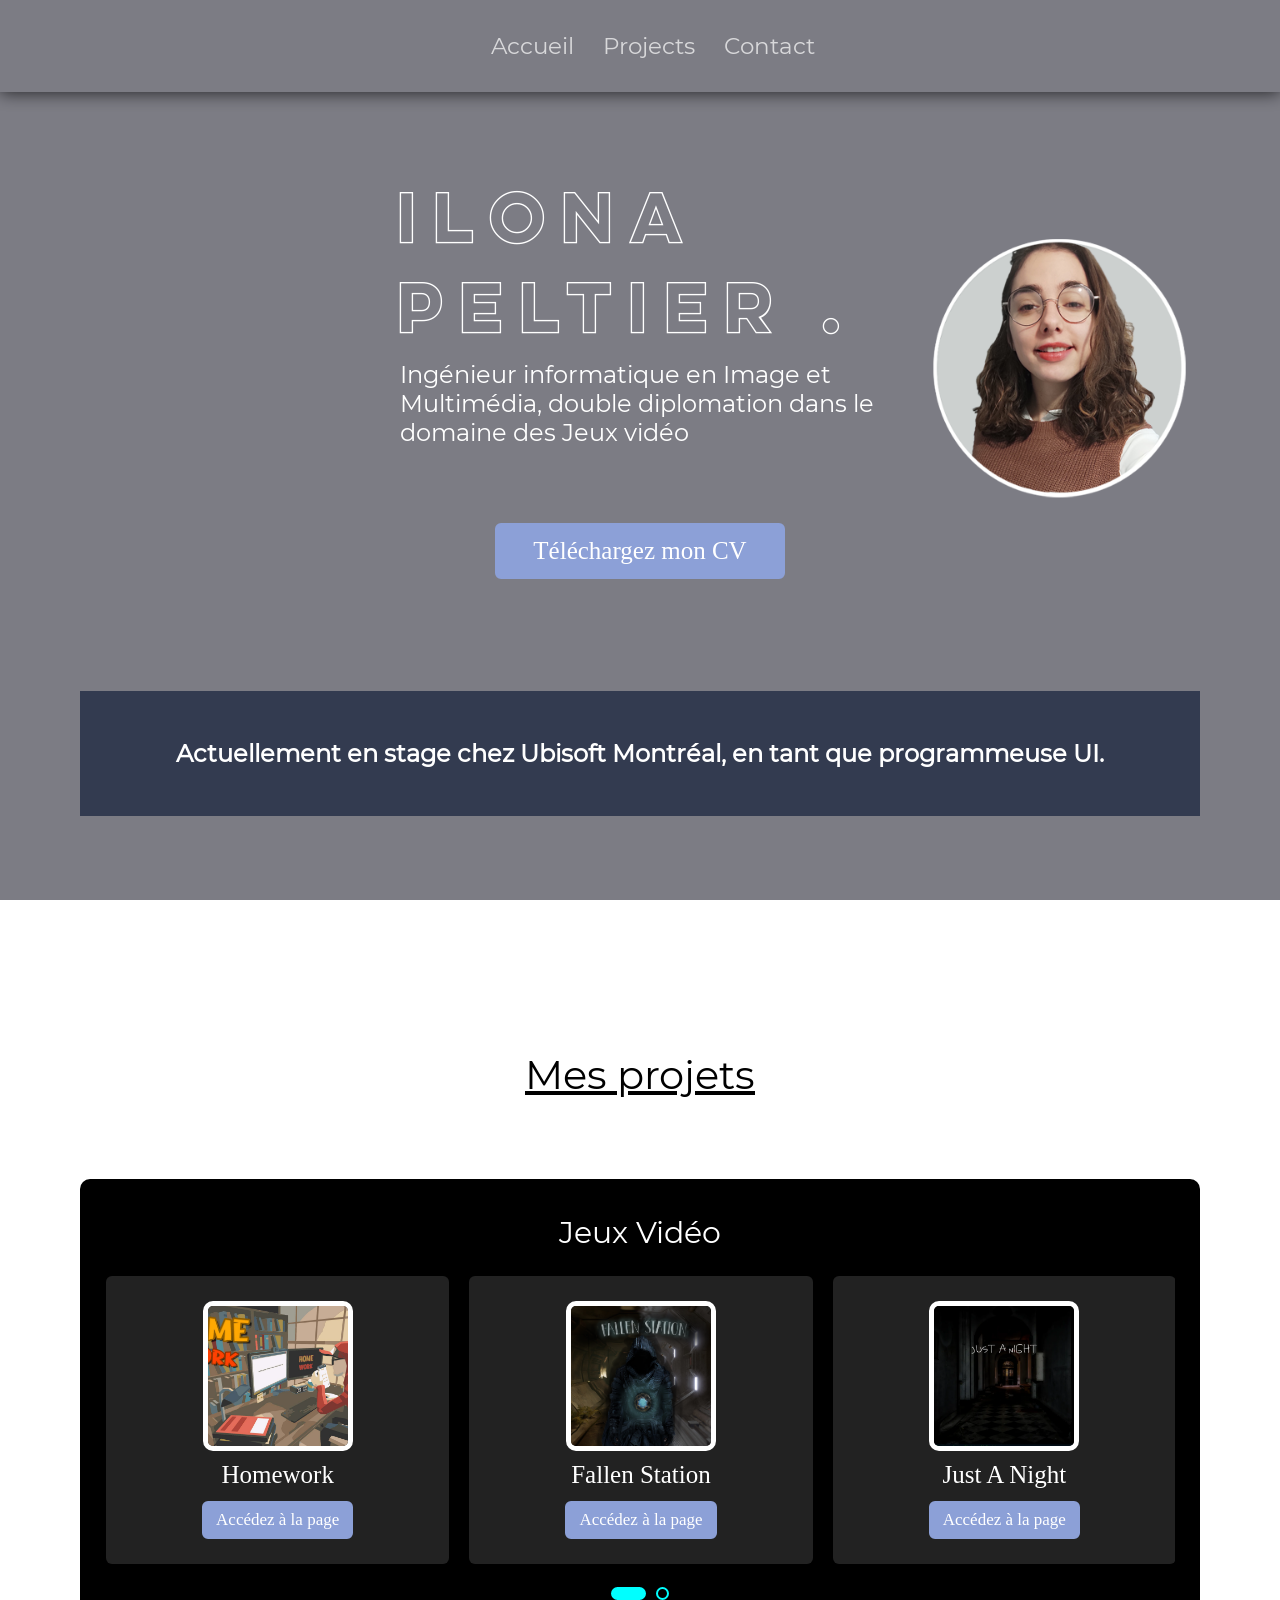
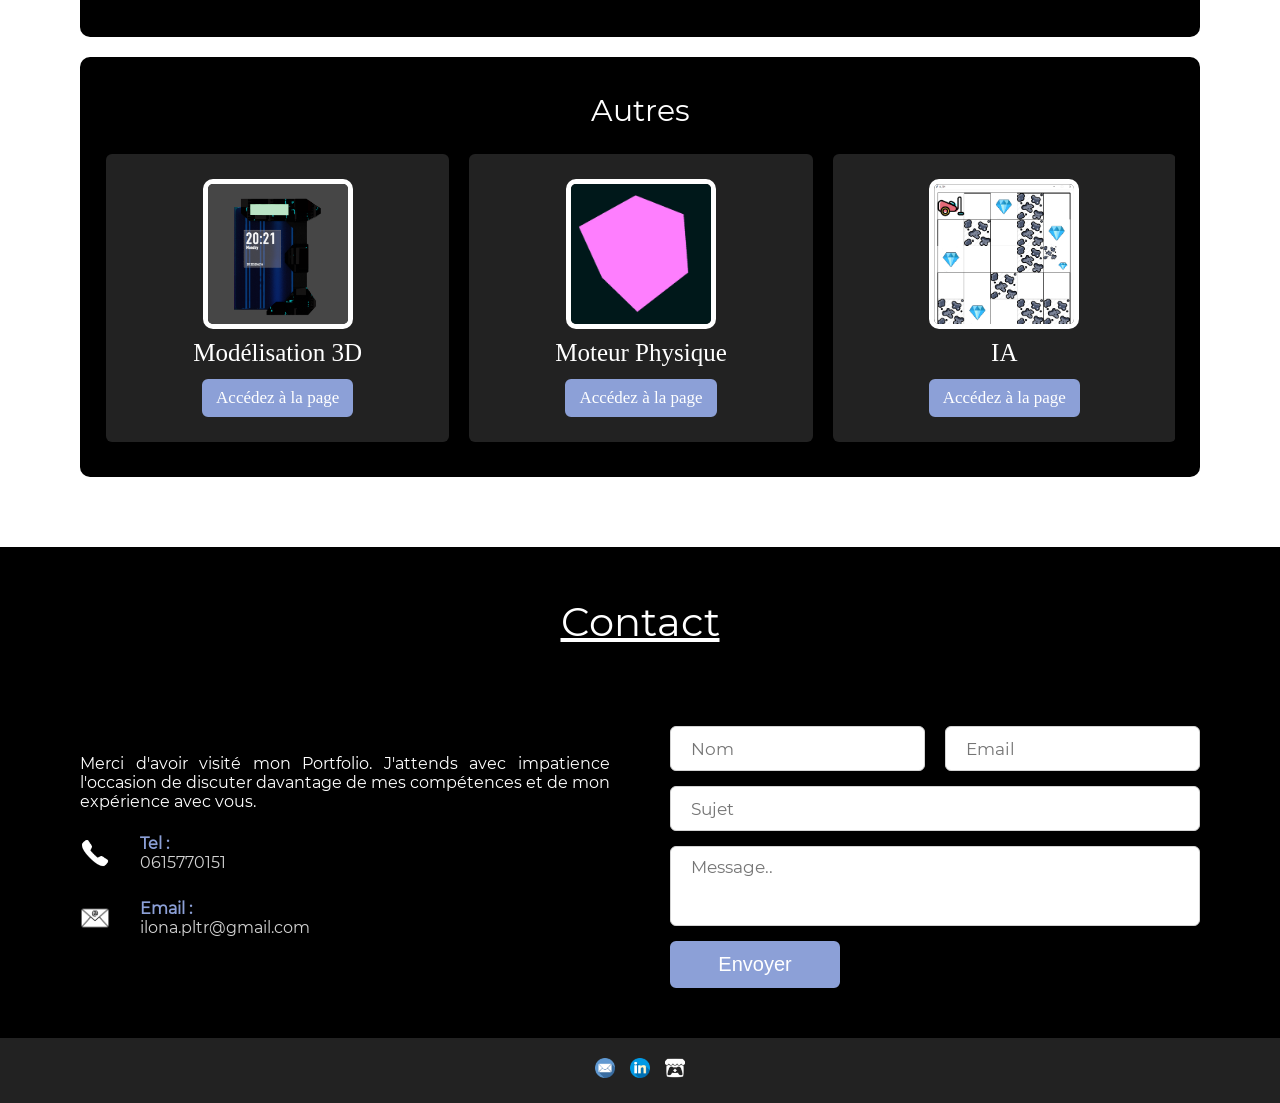
<file: index.html>
<!DOCTYPE html>
<html lang="en">
<head>
    <meta charset="UTF-8">
    <meta name="viewport" content="width=device-width, initial-scale=1.0">
    <link rel="icon" href="images/signature blanche.png">
    <link rel="stylesheet" href="graphisme.css">
    <link rel="stylesheet" href="homeStyle.css">
    <link rel="stylesheet" href="projectStyle.css">
    <link rel="stylesheet" href="contactStyle.css">
    <link rel="stylesheet" href="responsive.css">
    <link rel="stylesheet" href="OwlCarousel2-2.3.4/dist/assets/owl.carousel.min.css"/>
    <script src="jquery/dist/jquery.js"></script>
    <script src="OwlCarousel2-2.3.4/dist/owl.carousel.min.js"></script>
    <title>Portfolio Ilona Peltier</title>
</head>
<body>
    <div class="scroll-up-btn">
        <img src="images/up-arrow.png">
    </div>

    <header>
        <!-- Navbar -->
        <nav class="navbar">
            <div class="max-width">
                <ul class="menu">
                    <li><a href="#home" class="menu-btn">Accueil</a></li>
                    <li><a href="#projects" class="menu-btn">Projects</a></li>
                    <li><a href="#contact" class="menu-btn">Contact</a></li>
                </ul>
                <div class="menu-btn">
                    <img src="images/menu.png">
                </div>
            </div>
        </nav>
        
        <!--Home section -->
        <section class="home" id="home">
            <div class="max-width">
                <div class="home-content">
                    <h1>Ilona <br/>Peltier .</h1>
                    <p>Ingénieur informatique en Image et Multimédia, double diplomation dans le domaine des Jeux vidéo </p> 
                    <a class="btn" href="CV Peltier Ilona.pdf" download>Téléchargez mon CV</a>
                    <div class="bottom-content">
                        <article>
                        Actuellement en stage chez Ubisoft Montréal, en tant que programmeuse UI.
                        </article>    
                    </div>
                </div>
            </div>
        </section>
    </header>
    
    <!--Project section -->
    <section class="projects" id="projects">
        <div class="max-width">
            <h2 class="title">Mes projets</h2>
            <div class="sub-section video-game">
                <h3 class="sub-title">Jeux Vidéo</h3>
                <div class="carousel owl-carousel">
                    <div class="card">
                        <div class="box">
                            <img src="images/Homework.png" alt="">
                            <div class="text"> <p>Homework</p></div>
                            <a class="btn" href="Homework.html">Accédez à la page</a>
                        </div>
                    </div>
                    <div class="card">
                        <div class="box">
                            <img src="images/FallenStation.png" alt="">
                            <div class="text"> <p>Fallen Station</p></div>
                            <a class="btn" href="FallenStation.html">Accédez à la page</a>
                        </div>
                    </div>
                    <div class="card">
                        <div class="box">
                            <img src="images/JustANight.png" alt="">
                            <div class="text"> <p>Just A Night</p></div>
                            <a class="btn" href="JustANight.html">Accédez à la page</a>
                        </div>
                    </div>
                    <div class="card">
                        <div class="box">
                            <img src="images/Spark.png" alt="">
                            <div class="text">Spark!</div>
                            <a class="btn" href="Spark.html">Accédez à la page</a>
                        </div>
                    </div>

                    <div class="card">
                        <div class="box">
                            <img src="images/Christmas.png" alt="">
                            <div class="text">Christmas Survivor</div>
                            <a class="btn" href="ChristmasSurvivor.html">Accédez à la page</a>
                        </div>
                    </div>
                </div>
            </div>
             <div class="sub-section digital-imagery">
                <h3 class="sub-title">Autres</h3>
                <div class="carousel owl-carousel">
                    <div class="card">
                        <div class="box">
                            <img src="images/Model3D.png" alt="">
                            <div class="text">Modélisation 3D</div>
                            <a class="btn" href="Modelisation3D.html">Accédez à la page</a>
                        </div>
                    </div>
                    <div class="card">
                        <div class="box">
                            <img src="images/MoteurPhysique.png" alt="">
                            <div class="text">Moteur Physique</div>
                            <a class="btn" href="MoteurPhysique.html">Accédez à la page</a>
                        </div>
                    </div>
                    <div class="card">
                        <div class="box">
                            <img src="images/IA/aspirateur.png" alt="">
                            <div class="text">IA</div>
                            <a class="btn" href="IA.html">Accédez à la page</a>
                        </div>
                    </div>
                    
                </div>
            </div>
        </div>
    </section>

     <!--Contect section -->
    <section class="contact" id="contact">
        <div class="max-width">
            <h2 class="title">Contact</h2>
            <div class="contact-content">
                <div class="column left">
                    <p>
                    Merci d'avoir visité mon Portfolio. J'attends avec impatience l'occasion de discuter 
                    davantage de mes compétences et de mon expérience avec vous.
                    </p>
                    <div class="icons">
                        <div class="rows">
                                <img src="images/phone.png">
                                <div class="info">
                                    <div class="head">Tel :</div>
                                    <div class="sub-title">0615770151</div>
                                </div>
                        </div>
                        <div class="rows">
                                <img src="images/email(1).png">
                                <div class="info">
                                    <div class="head">Email :</div>
                                    <div class="sub-title">ilona.pltr@gmail.com</div>
                                </div>
                        </div>
                        
                    </div>
                </div>
                <div class="column right">
                     <form action="https://formspree.io/f/mvolzaba" method="POST">
                        <div class="fields">
                            <div class="field name">
                                <input type="text" name="name" placeholder="Nom" required>
                            </div>
                            <div class="field email">
                                <input type="email" name="email" placeholder="Email" required>
                            </div>
                        </div>
                        <div class="field">
                            <input type="text" name="subject" class="subject" placeholder="Sujet" required>
                        </div>
                        <div class="field textarea">
                            <textarea name="message" cols="30" rows="10" placeholder="Message.." required></textarea>
                        </div>
                        <div class="button">
                            <button class="send-msg" type="submit" name="send">Envoyer</button>
                        </div>
                    </form>
                </div>
            </div>
        </div>
    </section>
    <!--Footer section-->
    <footer>
        <a href="mailto:ilona.pltr@gmail.com"><img src="images/email.png"><span></span></a>  <a href="https://www.linkedin.com/in/ilona-peltier-b651a3195"><img src="images/linkedin.png"></a>  <a href="https://ilonapw.itch.io/"><img src="images/itchio.png"></a>
    </footer>
    <script src="script.js"></script>
</body>
</html>
</file>
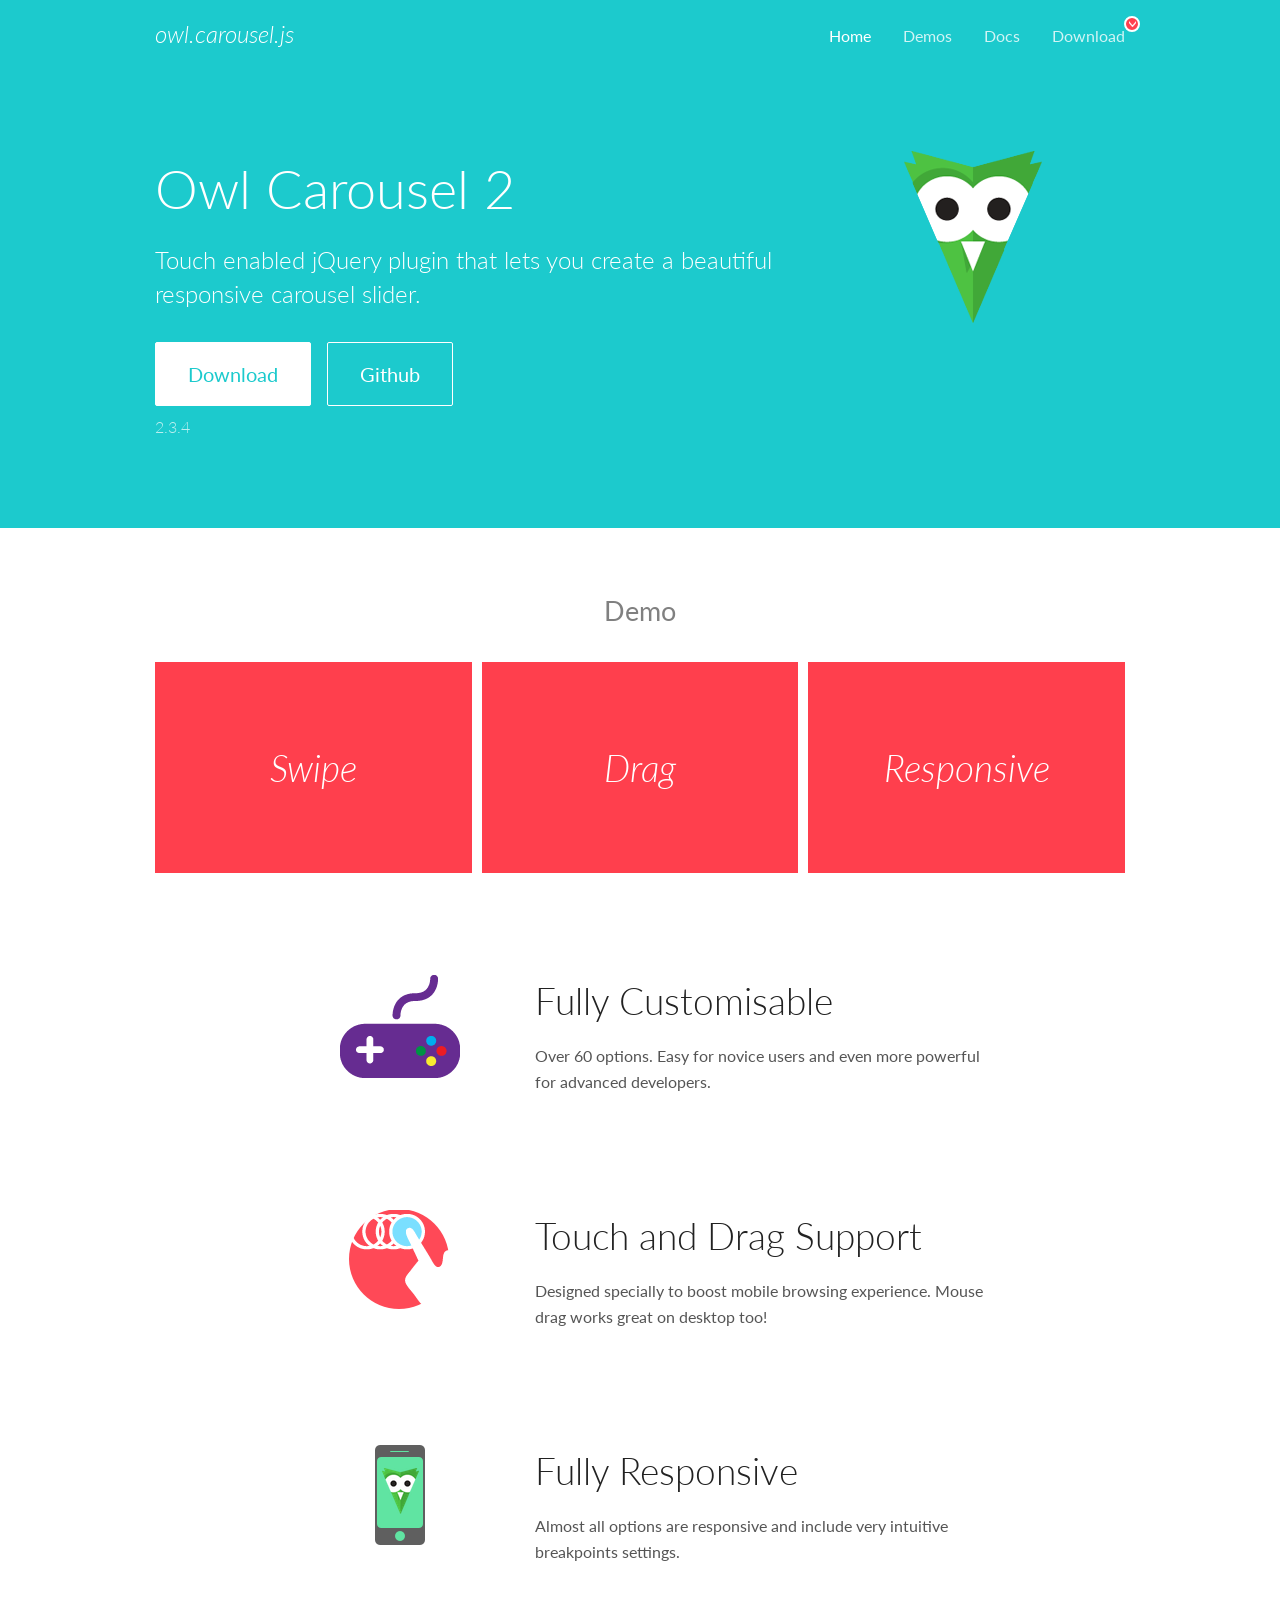
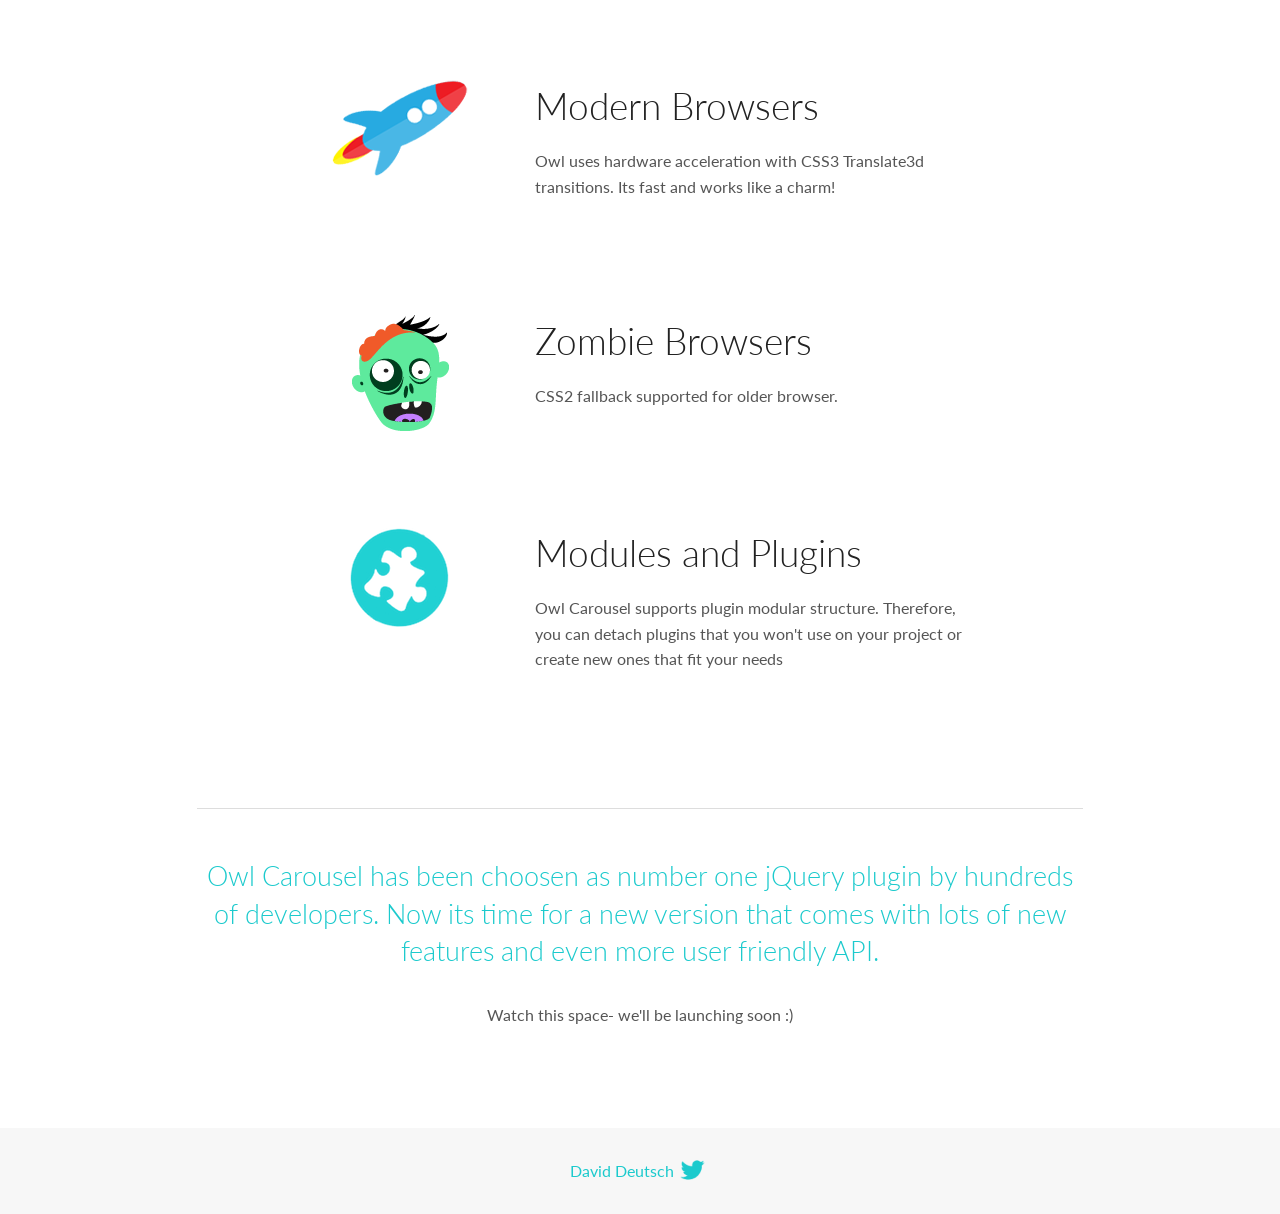
<file: OwlCarousel2-2.3.4/docs/index.html>
<!DOCTYPE html>
<html lang="en">
  <head>

    <!-- head -->
    <meta charset="utf-8">
    <meta name="msapplication-tap-highlight" content="no" />
    <meta name="viewport" content="width=device-width, initial-scale=1.0" />
    <meta name="description" content="Touch enabled jQuery plugin that lets you create beautiful responsive carousel slider.">
    <meta name="author" content="David Deutsch">
    <title>
      Home | Owl Carousel | 2.3.4
    </title>

    <!-- Stylesheets -->
    <link href='https://fonts.googleapis.com/css?family=Lato:300,400,700,400italic,300italic' rel='stylesheet' type='text/css'>
    <link rel="stylesheet" href="assets/css/docs.theme.min.css">

    <!-- Owl Stylesheets -->
    <link rel="stylesheet" href="assets/owlcarousel/assets/owl.carousel.min.css">
    <link rel="stylesheet" href="assets/owlcarousel/assets/owl.theme.default.min.css">

    <!-- HTML5 shim and Respond.js IE8 support of HTML5 elements and media queries -->

    <!--[if lt IE 9]>
      <script src="https://oss.maxcdn.com/libs/html5shiv/3.7.0/html5shiv.js"></script>
      <script src="https://oss.maxcdn.com/libs/respond.js/1.3.0/respond.min.js"></script>
    <![endif]-->

    <!-- Favicons -->
    <link rel="apple-touch-icon-precomposed" sizes="144x144" href="assets/ico/apple-touch-icon-144-precomposed.png">
    <link rel="shortcut icon" href="assets/ico/favicon.png">
    <link rel="shortcut icon" href="favicon.ico">

    <!-- Yeah i know js should not be in header. Its required for demos.-->

    <!-- javascript -->
    <script src="assets/vendors/jquery.min.js"></script>
    <script src="assets/owlcarousel/owl.carousel.js"></script>
  </head>
  <body>

    <!-- header -->
    <header class="header">
      <div class="row">
        <div class="large-12 columns">
          <div class="brand left">
            <h3>
              <a href="/OwlCarousel2/">owl.carousel.js</a> 
            </h3>
          </div>
          <a id="toggle-nav" class="right">
            <span></span> <span></span> <span></span> 
          </a> 
          <div class="nav-bar">
            <ul class="clearfix">
              <li class="active">
                <a href="/OwlCarousel2/index.html">Home</a> 
              </li>
              <li> <a href="/OwlCarousel2/demos/demos.html">Demos</a>  </li>
              <li> <a href="/OwlCarousel2/docs/started-welcome.html">Docs</a>  </li>
              <li>
                <a href="https://github.com/OwlCarousel2/OwlCarousel2/archive/2.3.4.zip">Download</a> 
                <span class="download"></span> 
              </li>
            </ul>
          </div>
        </div>
      </div>
    </header>

    <!-- home panel -->
    <section id="hero">
      <div class="row">
        <div class="large-8 medium-8 columns">
          <h1>Owl Carousel 2</h1>
          <h4>Touch enabled jQuery plugin that lets you create a beautiful responsive carousel slider.</h4>
          <a href="https://github.com/OwlCarousel2/OwlCarousel2/archive/2.3.4.zip" class="hero-button">Download</a> 
          <a href="https://github.com/OwlCarousel2/OwlCarousel2" class="hero-button outline">Github</a> 
          <p>2.3.4</p>
        </div>
        <div class="large-4 medium-4 columns">
          <img class="owl-logo" src="assets/img/owl-logo.png" alt="mr. Owl">
        </div>
      </div>
    </section>

    <!-- body -->
    <div class="home-demo">
      <div class="row">
        <div class="large-12 columns">
          <h3>Demo</h3>
          <div class="owl-carousel">
            <div class="item">
              <h2>Swipe</h2>
            </div>
            <div class="item">
              <h2>Drag</h2>
            </div>
            <div class="item">
              <h2>Responsive</h2>
            </div>
            <div class="item">
              <h2>CSS3</h2>
            </div>
            <div class="item">
              <h2>Fast</h2>
            </div>
            <div class="item">
              <h2>Easy</h2>
            </div>
            <div class="item">
              <h2>Free</h2>
            </div>
            <div class="item">
              <h2>Upgradable</h2>
            </div>
            <div class="item">
              <h2>Tons of options</h2>
            </div>
            <div class="item">
              <h2>Infinity</h2>
            </div>
            <div class="item">
              <h2>Auto Width</h2>
            </div>
          </div>
        </div>
      </div>
    </div>
    <script>
      var owl = $('.owl-carousel');
      owl.owlCarousel({
        margin: 10,
        loop: true,
        responsive: {
          0: {
            items: 1
          },
          600: {
            items: 2
          },
          1000: {
            items: 3
          }
        }
      })
    </script>

    <!-- features -->
    <div id="features">
      <div class="row">
        <div class="small-12 medium-9 small-centered columns">
          <section class="row feature">
            <div class="medium-4 small-12 columns">
              <img src="assets/img/feature-options.png" alt="">
            </div>
            <div class="medium-8 small-12 columns">
              <h2>Fully Customisable</h2>
              <p>Over 60 options. Easy for novice users and even more powerful for advanced developers.</p>
            </div>
          </section>
          <section class="row feature">
            <div class="medium-4 small-12 columns">
              <img src="assets/img/feature-drag.png" alt="">
            </div>
            <div class="medium-8 small-12 columns">
              <h2>Touch and Drag Support</h2>
              <p>Designed specially to boost mobile browsing experience. Mouse drag works great on desktop too!</p>
            </div>
          </section>
          <section class="row feature">
            <div class="medium-4 small-12 columns">
              <img src="assets/img/feature-responsive.png" alt="">
            </div>
            <div class="medium-8 small-12 columns">
              <h2>Fully Responsive</h2>
              <p>Almost all options are responsive and include very intuitive breakpoints settings.</p>
            </div>
          </section>
          <section class="row feature">
            <div class="medium-4 small-12 columns">
              <img src="assets/img/feature-modern.png" alt="">
            </div>
            <div class="medium-8 small-12 columns">
              <h2>Modern Browsers</h2>
              <p>Owl uses hardware acceleration with CSS3 Translate3d transitions. Its fast and works like a charm! </p>
            </div>
          </section>
          <section class="row feature">
            <div class="medium-4 small-12 columns">
              <img src="assets/img/feature-zombie.png" alt="">
            </div>
            <div class="medium-8 small-12 columns">
              <h2>Zombie Browsers</h2>
              <p>CSS2 fallback supported for older browser.</p>
            </div>
          </section>
          <section class="row feature">
            <div class="medium-4 small-12 columns">
              <img src="assets/img/feature-module.png" alt="">
            </div>
            <div class="medium-8 small-12 columns">
              <h2>Modules and Plugins</h2>
              <p>Owl Carousel supports plugin modular structure. Therefore, you can detach plugins that you won&#x27;t use on your project or create new ones that fit your needs</p>
            </div>
          </section>
        </div>
      </div>
    </div>

    <!-- footer -->
    <section id="teaser-text">
      <div class="row">
        <div class="small-12 medium-11 small-centered columns">
          <hr>
          <h3 id="owl-carousel-has-been-choosen-as-number-one-jquery-plugin-by-hundreds-of-developers-now-its-time-for-a-new-version-that-comes-with-lots-of-new-features-and-even-more-user-friendly-api-">Owl Carousel has been choosen as number one jQuery plugin by hundreds of developers. Now its time for a new version that comes with lots of new features and even more user friendly API.</h3>
          <p>Watch this space- we&#39;ll be launching soon :)</p>
        </div>
      </div>
    </section>

    <!-- footer -->
    <footer class="footer">
      <div class="row">
        <div class="large-12 columns">
          <h5>
            <a href="/OwlCarousel2/docs/support-contact.html">David Deutsch</a> 
            <a id="custom-tweet-button" href="https://twitter.com/share?url=https://github.com/OwlCarousel2/OwlCarousel2&text=Owl Carousel - This is so awesome! " target="_blank"></a> 
          </h5>
        </div>
      </div>
    </footer>

    <!-- vendors -->
    <script src="assets/vendors/highlight.js"></script>
    <script src="assets/js/app.js"></script>
  </body>
</html>
</file>
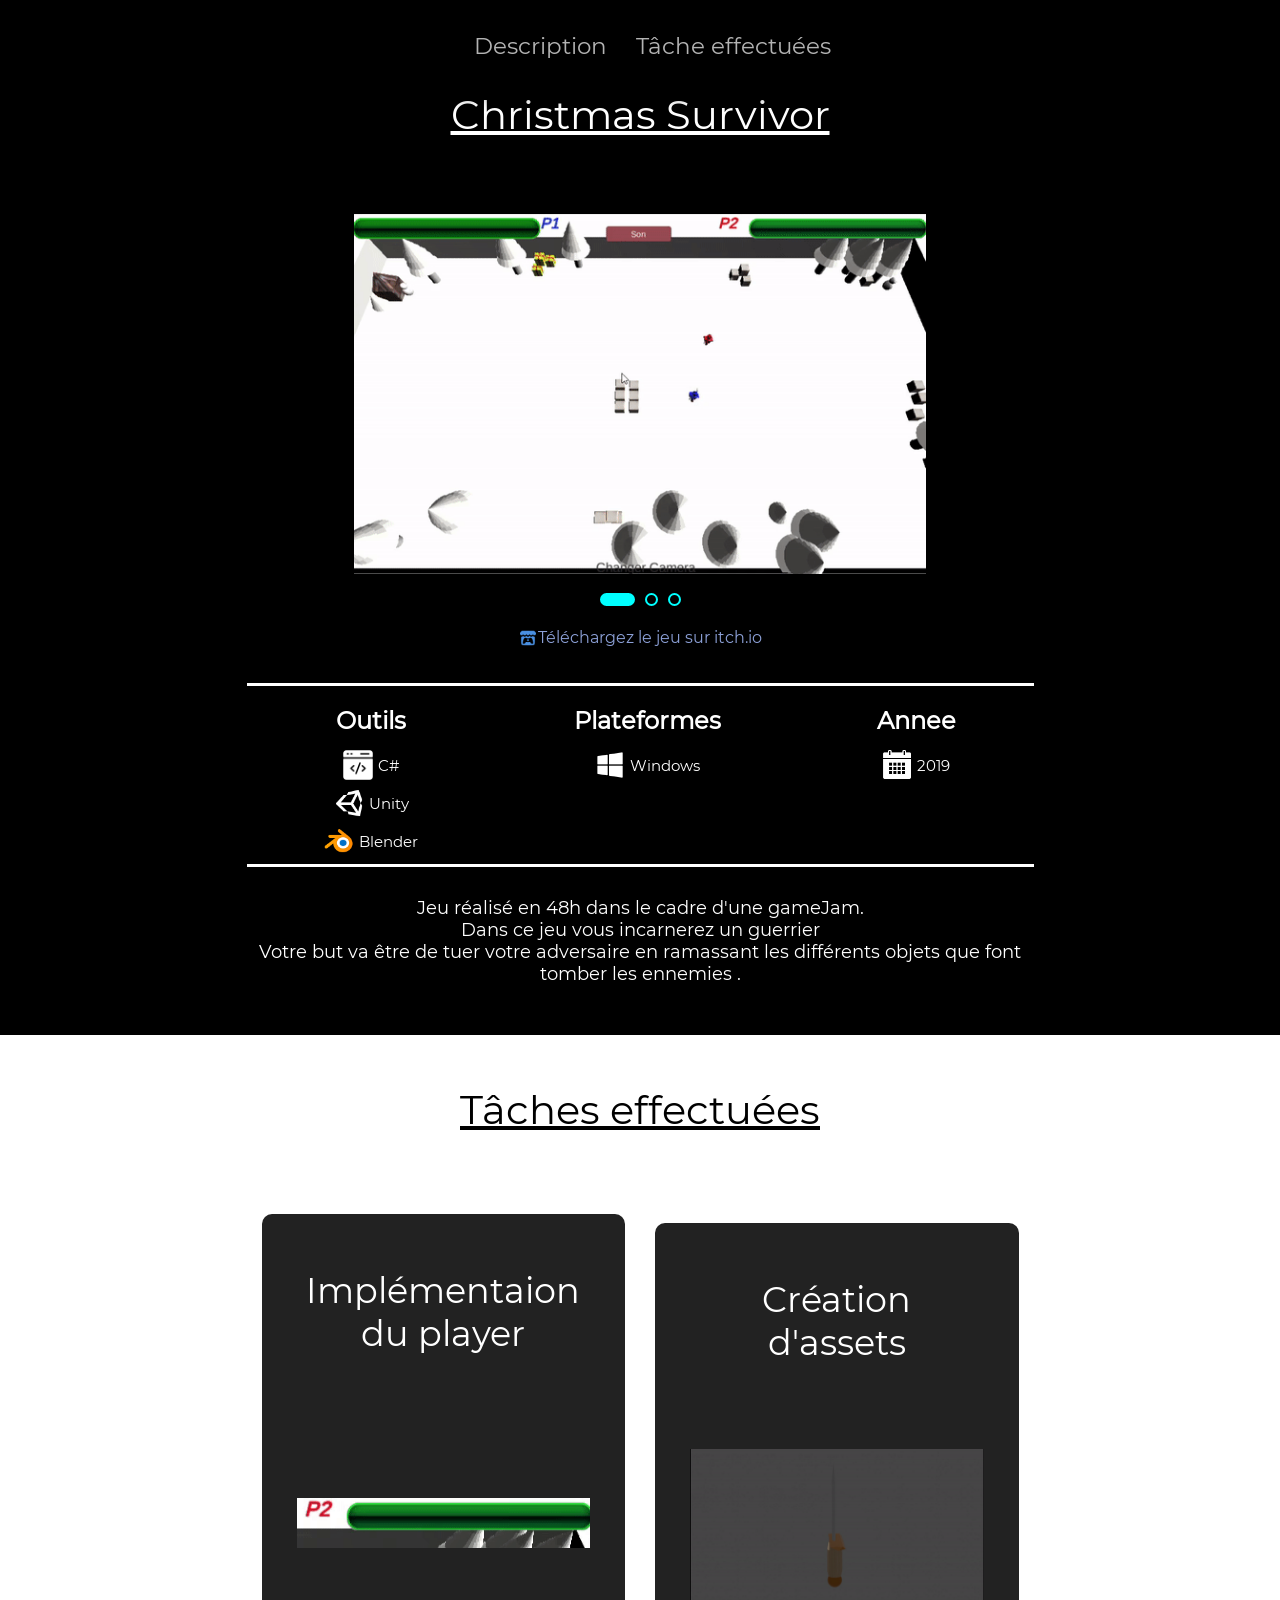
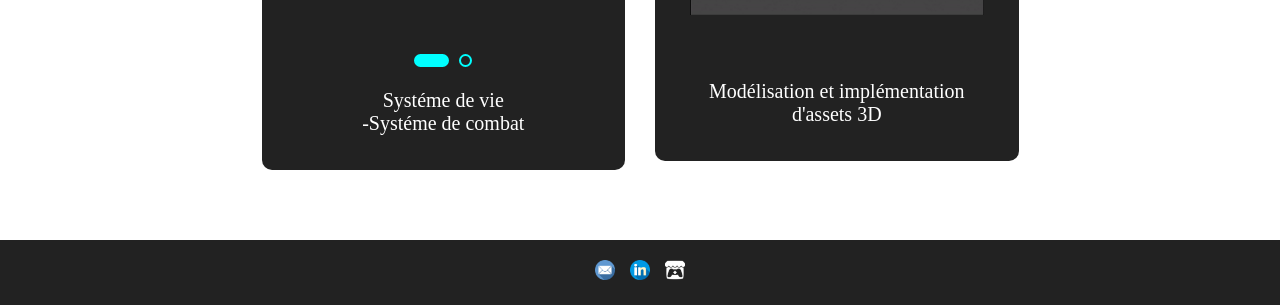
<file: ChristmasSurvivor.html>
<!DOCTYPE html>
<html lang="en">
<head>
    <meta charset="UTF-8">
    <meta name="viewport" content="width=device-width, initial-scale=1.0">
    <link rel="icon" href="images/christmas.png">
    <link rel="stylesheet" href="graphisme.css">
    <link rel="stylesheet" href="TaskStyle.css">
    <link rel="stylesheet" href="DescriptionStyle.css">
    <link rel="stylesheet" href="responsive_pages.css">
    <link rel="stylesheet" href="OwlCarousel2-2.3.4/dist/assets/owl.carousel.min.css"/>
    <script src="jquery/dist/jquery.js"></script>
    <script src="OwlCarousel2-2.3.4/dist/owl.carousel.min.js"></script>
    <title>Christmas Survivor</title>
</head>
<body>
    <div class="scroll-up-btn">
        <img src="images/up-arrow.png">
    </div>

    <header>
        <!-- Navbar -->
        <nav class="navbar">
            <div class="max-width">
                <ul class="menu">
                    <li><a href="#description" class="menu-btn">Description</a></li>
                    <li><a href="#tasks" class="menu-btn">Tâche effectuées</a></li>
                </ul>
                <div class="menu-btn">
                    <img src="images/menu.png">
                </div>
            </div>
        </nav>
    </header>
    <!--Description -->
    <section class="description" id="description">
        <div class="max-width">
            <div class="description-content">
                <h2 class="title">Christmas Survivor</h2>
                <div class="scale-box">
                    <div class="small-carousel owl-carousel">
                        <div class="card">
                            <div class="box">
                               <img src="images/ChristmasSurvivor/christmas.gif" alt="">
                            </div>
                        </div>
                        <div class="card">
                            <div class="box">
                                <img src="images/ChristmasSurvivor/jeu.png" alt="">
                            </div>
                        </div>
                        <div class="card">
                            <div class="box">
                                <img src="images/ChristmasSurvivor/vue-ensemble.png" alt="">
                            </div>
                        </div>
                        </div>
                    </div>
                </div>   
                <a class="game" href="https://7fault.itch.io/christmas-survivor"><img src="images/blue_itchio.png"> Téléchargez le jeu sur itch.io</a>
                <div class="infos">
                    <div class="info">
                        <h2 class="sub-title"></i>Outils</h2> 
                        <ul class="menu">
                            <li><img src="images/code.png" alt="">C#</li>
                            <li> <img src="images/unity.png" alt=""> Unity</li>
                            <li><img src="images/blender.png" alt=""> Blender</li>
                        </ul>
                     </div>
                     <div class="info">
                         <h2 class="sub-title"></i>Plateformes</h2>
                         <ul class="menu">
                            <li><img src="images/windows.png" alt=""></i>Windows</li>
                        </ul>
                         
                     </div>
                     <div class="info">
                         <h2 class="sub-title"></i>Annee</h2>
                         <ul class="menu">
                            <li><img src="images/calendar.png" alt="" >2019</li>
                        </ul>
                     </div>
                </div>
                <p> Jeu réalisé en 48h dans le cadre d'une gameJam.</p> 
                <p> Dans ce jeu vous incarnerez un guerrier </p>    
                <p> Votre but va être de tuer votre adversaire en ramassant les différents objets que font tomber les ennemies .   </p>    
            </div>
        </div>
    </section>

    <section class="tasks" id="tasks">
        <div class="max-width">
            <div class="tasks-content">
                <h2 class="title">Tâches effectuées</h2>
                <div class="task-cards">
                    <div class="card">
                        <div class="box">
                            <h3 class="sub-title">Implémentaion du player</h3>
                            <div class="small-carousel owl-carousel">
                                <img src="images/ChristmasSurvivor/life.gif" alt="">
                                <img src="images/ChristmasSurvivor/attack.gif" alt="">
                            </div>
                            <p> Systéme de vie <br>-Systéme de combat</p>
                        </div>
                    </div>
                    
                    <div class="card">
                        <div class="box">
                            <h3 class="sub-title">Création d'assets</h3>
                            <div class="small-carousel owl-carousel">
                                <img src="images/model3D/blade.gif" alt="">
                            </div>
                            <p> Modélisation et implémentation d'assets 3D  </p>
                        </div>
                    </div>
                </div>
            </div>
        </div>
    </section>

    <!--Footer section-->
    <footer>
        <a href="mailto:ilona.pltr@gmail.com"><img src="images/email.png"><span></span></a>  <a href="https://www.linkedin.com/in/ilona-peltier-b651a3195"><img src="images/linkedin.png"></a>  <a href="https://ilonapw.itch.io/"><img src="images/itchio.png"></a>
    </footer>
    <script src="script.js"></script>
</body>
</html>
</file>
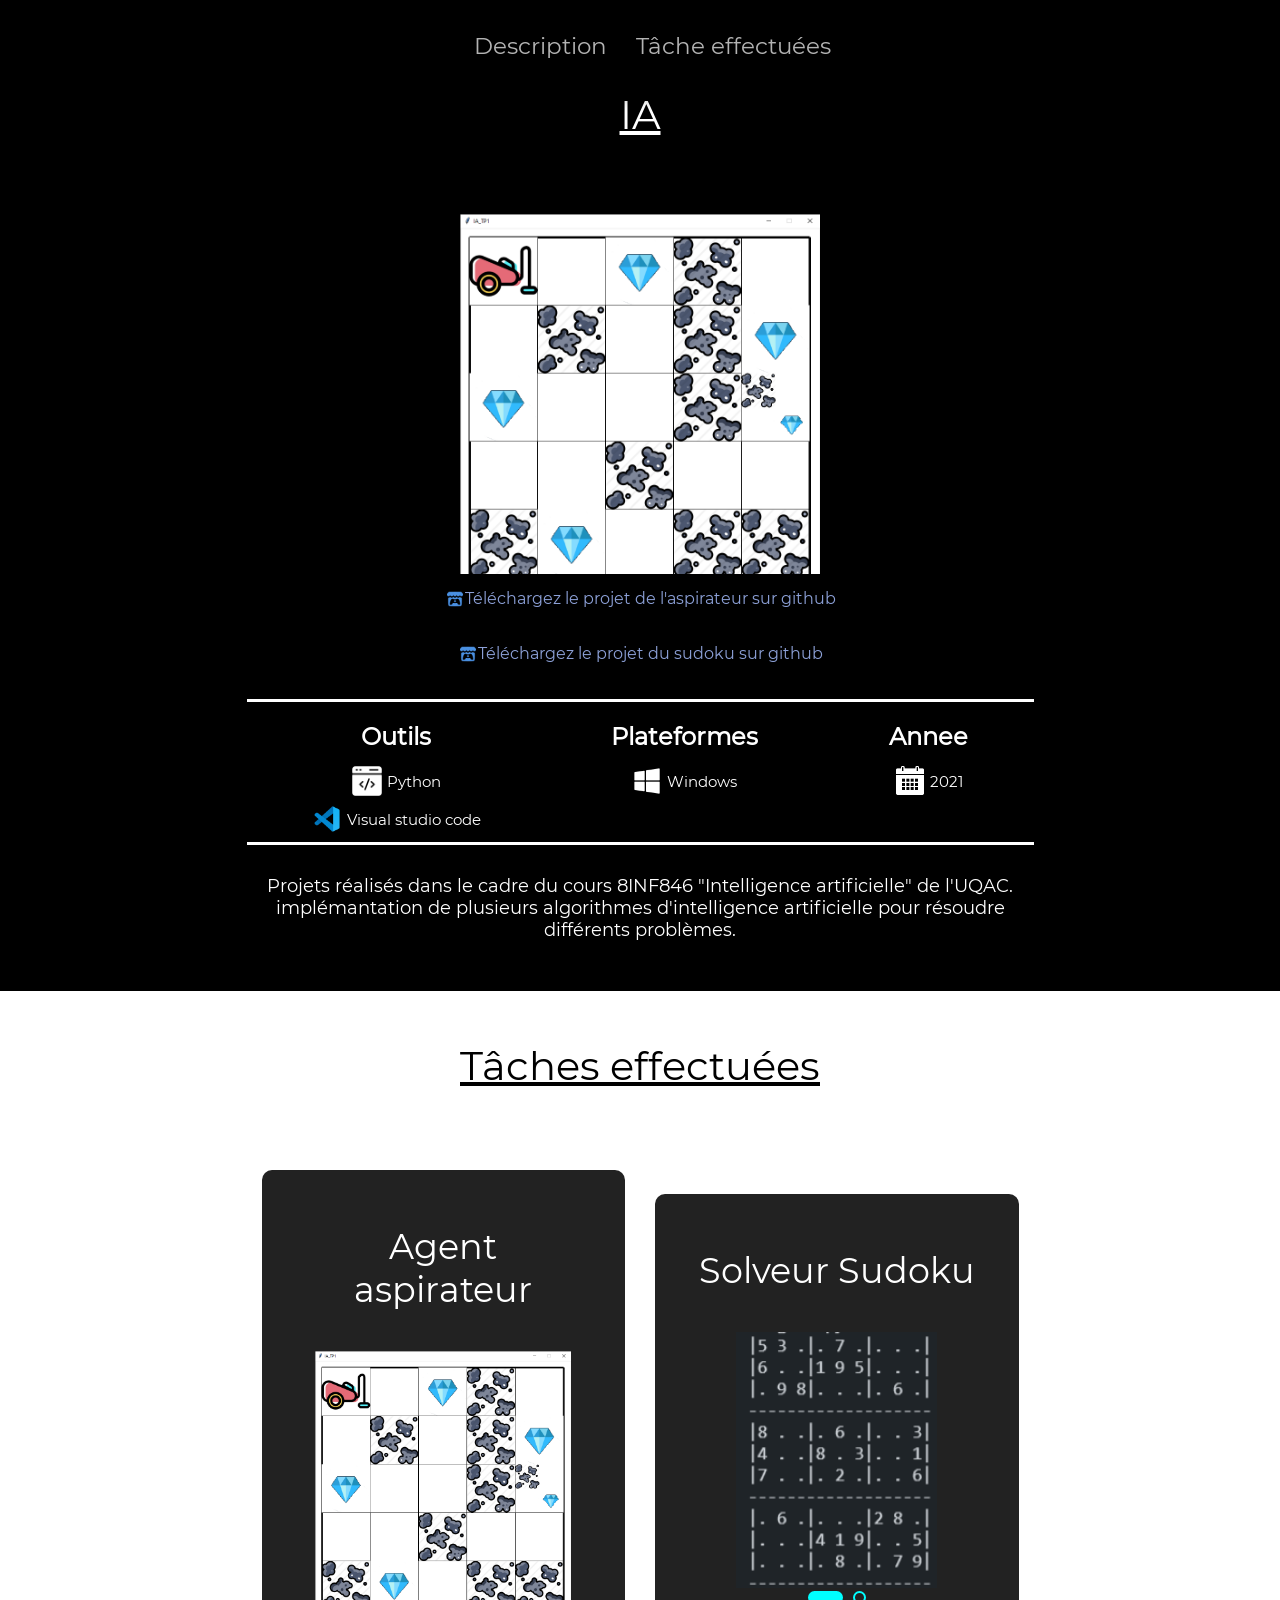
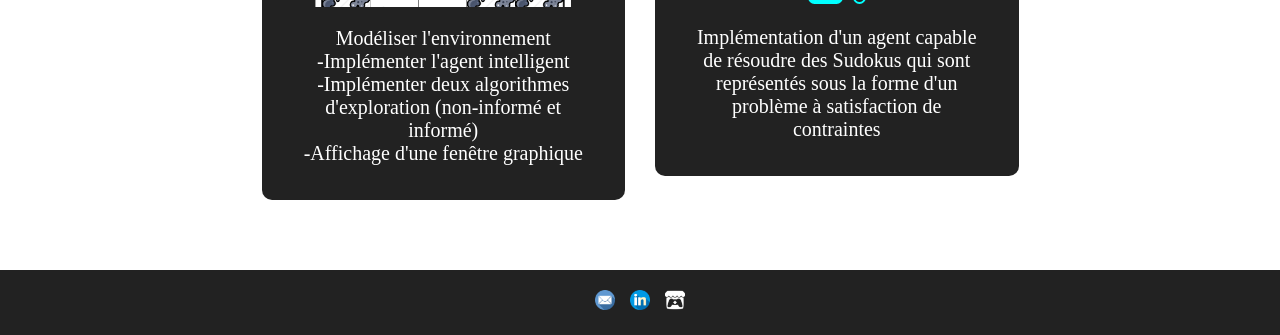
<file: IA.html>
<!DOCTYPE html>
<html lang="en">
<head>
    <meta charset="UTF-8">
    <meta name="viewport" content="width=device-width, initial-scale=1.0">
    <link rel="icon" href="images/IA/aspirateur.png">
    <link rel="stylesheet" href="graphisme.css">
    <link rel="stylesheet" href="TaskStyle.css">
    <link rel="stylesheet" href="DescriptionStyle.css">
    <link rel="stylesheet" href="responsive_pages.css">
    <link rel="stylesheet" href="OwlCarousel2-2.3.4/dist/assets/owl.carousel.min.css"/>
    <script src="jquery/dist/jquery.js"></script>
    <script src="OwlCarousel2-2.3.4/dist/owl.carousel.min.js"></script>
    <title>IA</title>
</head>
<body>
    <div class="scroll-up-btn">
        <img src="images/up-arrow.png">
    </div>

    <header>
        <!-- Navbar -->
        <nav class="navbar">
            <div class="max-width">
                <ul class="menu">
                    <li><a href="#description" class="menu-btn">Description</a></li>
                    <li><a href="#tasks" class="menu-btn">Tâche effectuées</a></li>
                </ul>
                <div class="menu-btn">
                    <img src="images/menu.png">
                </div>
            </div>
        </nav>
    </header>
    <!--Description -->
    <section class="description" id="description">
        <div class="max-width">
            <div class="description-content">
                <h2 class="title">IA</h2>
                <div class="scale-box">
                    <div class="small-carousel owl-carousel">
                        <div class="card">
                            <div class="box">
                                <img src="images/IA/aspirateur.png" alt="">
                            </div>
                        </div>
                    </div>
                </div> 
                  <a class="game" href="https://github.com/Totolariflette/8INF846_TP1"><img src="images/blue_itchio.png"> Téléchargez le projet de l'aspirateur sur github</a>  
                <a class="game" href="https://github.com/alatar-u/8INF846_TP2"><img src="images/blue_itchio.png"> Téléchargez le projet du sudoku sur github</a>
                <div class="infos">
                    <div class="info">
                        <h2 class="sub-title"></i>Outils</h2> 
                        <ul class="menu">
                            <li><img src="images/code.png" alt="">Python</li>
                            <li> <img src="images/visual-studio-code.png" alt=""> Visual studio code</li>
                        </ul>
                     </div>
                     <div class="info">
                         <h2 class="sub-title"></i>Plateformes</h2>
                         <ul class="menu">
                            <li><img src="images/windows.png" alt=""></i>Windows</li>
                        </ul>
                         
                     </div>
                     <div class="info">
                         <h2 class="sub-title"></i>Annee</h2>
                         <ul class="menu">
                            <li><img src="images/calendar.png" alt="" >2021</li>
                        </ul>
                     </div>
                </div>
                <p> Projets réalisés dans le cadre du cours 8INF846 "Intelligence artificielle" de l'UQAC.</p> 
                <p> implémantation de plusieurs algorithmes d'intelligence artificielle pour résoudre différents problèmes. </p>    
            </div>
        </div>
    </section>

    <section class="tasks" id="tasks">
        <div class="max-width">
            <div class="tasks-content">
                <h2 class="title">Tâches effectuées</h2>
                <div class="task-cards">
                    <div class="card">
                        <div class="box">
                            <h3 class="sub-title">Agent aspirateur</h3>
                            <div class="small-carousel owl-carousel">
                                <img src="images/IA/aspirateur.png" alt="">
                            </div>
                            <p> Modéliser l'environnement <br>
                            -Implémenter l'agent intelligent<br>
                            -Implémenter deux algorithmes d'exploration (non-informé et informé) <br>
                            -Affichage d'une fenêtre graphique </p>
                        </div>
                    </div>
                    <div class="card">
                        <div class="box">
                            <h3 class="sub-title">Solveur Sudoku</h3>
                        <div class="small-carousel owl-carousel">
                            <img src="images/IA/sudoku-non-résolu.png" alt="">
                            <img src="images/IA/sudoku-résolu.png" alt="">
                        </div>
                        <p>Implémentation d'un agent capable de résoudre des Sudokus qui sont représentés sous la forme d'un problème à satisfaction de contraintes</p>
                        </div>
                    </div>
                    
                </div>
            </div>
        </div>
    </section>

    <!--Footer section-->
    <footer>
        <a href="mailto:ilona.pltr@gmail.com"><img src="images/email.png"><span></span></a>  <a href="https://www.linkedin.com/in/ilona-peltier-b651a3195"><img src="images/linkedin.png"></a>  <a href="https://ilonapw.itch.io/"><img src="images/itchio.png"></a>
    </footer>
    <script src="script.js"></script>
</body>
</html>
</file>
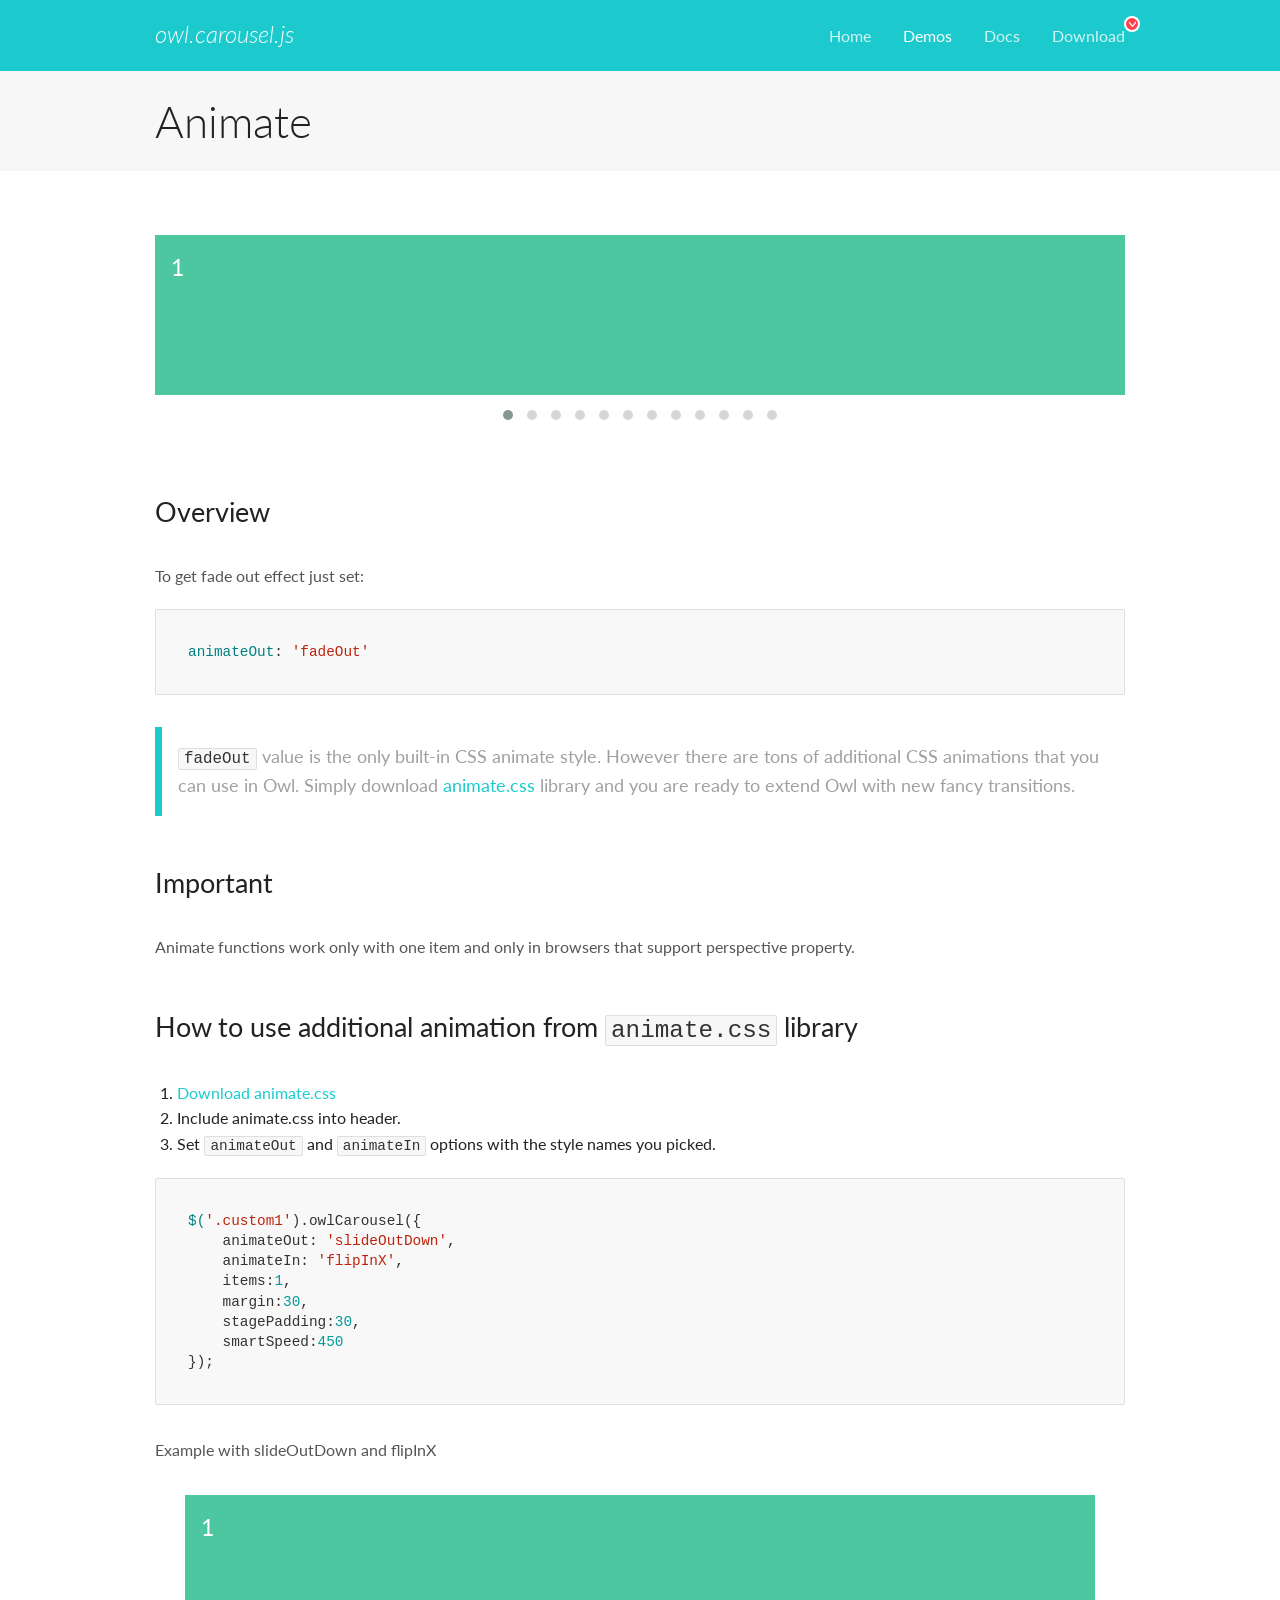
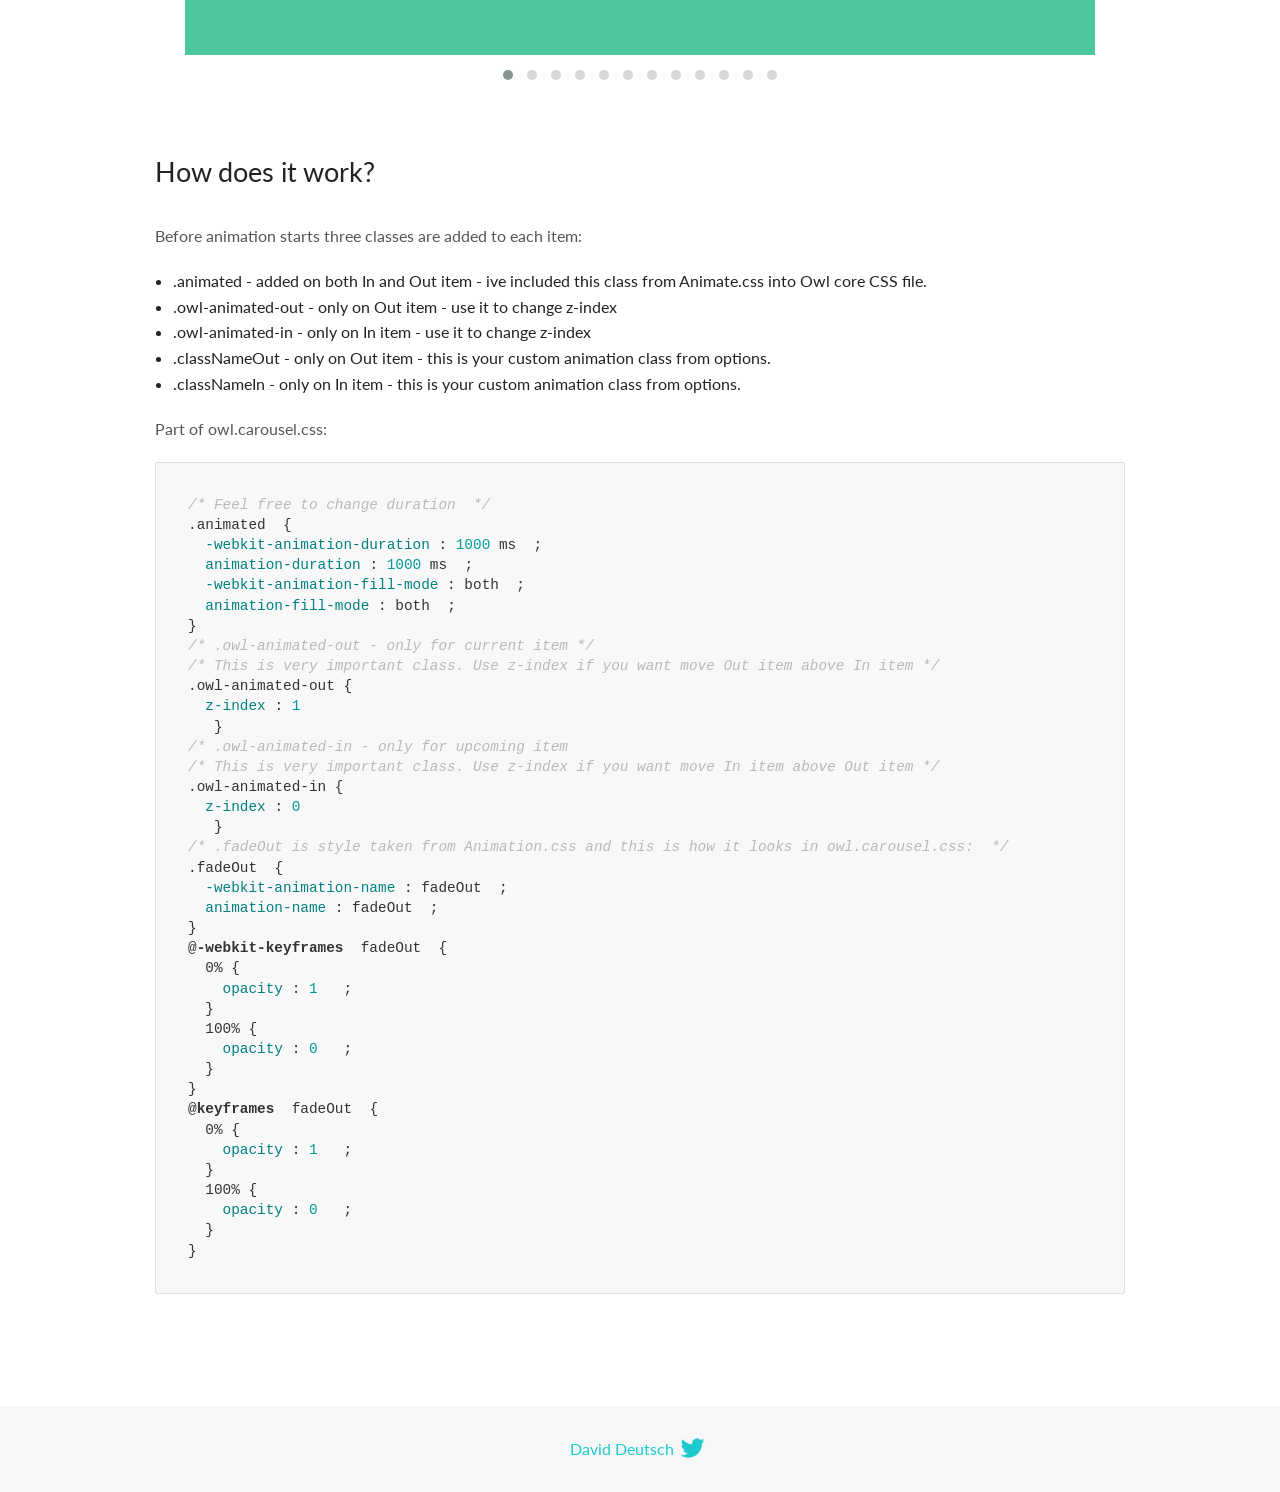
<file: OwlCarousel2-2.3.4/docs/demos/animate.html>
<!DOCTYPE html>
<html lang="en">
  <head>

    <!-- head -->
    <meta charset="utf-8">
    <meta name="msapplication-tap-highlight" content="no" />
    <meta name="viewport" content="width=device-width, initial-scale=1.0" />
    <meta name="description" content="Animate carousel">
    <meta name="author" content="David Deutsch">
    <title>
      Animate Demo | Owl Carousel | 2.3.4
    </title>

    <!-- Stylesheets -->
    <link href='https://fonts.googleapis.com/css?family=Lato:300,400,700,400italic,300italic' rel='stylesheet' type='text/css'>
    <link rel="stylesheet" href="../assets/css/docs.theme.min.css">

    <!-- Owl Stylesheets -->
    <link rel="stylesheet" href="../assets/owlcarousel/assets/owl.carousel.min.css">
    <link rel="stylesheet" href="../assets/owlcarousel/assets/owl.theme.default.min.css">

    <!-- HTML5 shim and Respond.js IE8 support of HTML5 elements and media queries -->

    <!--[if lt IE 9]>
      <script src="https://oss.maxcdn.com/libs/html5shiv/3.7.0/html5shiv.js"></script>
      <script src="https://oss.maxcdn.com/libs/respond.js/1.3.0/respond.min.js"></script>
    <![endif]-->

    <!-- Favicons -->
    <link rel="apple-touch-icon-precomposed" sizes="144x144" href="../assets/ico/apple-touch-icon-144-precomposed.png">
    <link rel="shortcut icon" href="../assets/ico/favicon.png">
    <link rel="shortcut icon" href="favicon.ico">

    <!-- Yeah i know js should not be in header. Its required for demos.-->

    <!-- javascript -->
    <script src="../assets/vendors/jquery.min.js"></script>
    <script src="../assets/owlcarousel/owl.carousel.js"></script>
  </head>
  <body>

    <!-- header -->
    <header class="header">
      <div class="row">
        <div class="large-12 columns">
          <div class="brand left">
            <h3>
              <a href="/OwlCarousel2/">owl.carousel.js</a> 
            </h3>
          </div>
          <a id="toggle-nav" class="right">
            <span></span> <span></span> <span></span> 
          </a> 
          <div class="nav-bar">
            <ul class="clearfix">
              <li> <a href="/OwlCarousel2/index.html">Home</a>  </li>
              <li class="active">
                <a href="/OwlCarousel2/demos/demos.html">Demos</a> 
              </li>
              <li> <a href="/OwlCarousel2/docs/started-welcome.html">Docs</a>  </li>
              <li>
                <a href="https://github.com/OwlCarousel2/OwlCarousel2/archive/2.3.4.zip">Download</a> 
                <span class="download"></span> 
              </li>
            </ul>
          </div>
        </div>
      </div>
    </header>

    <!-- title -->
    <section class="title">
      <div class="row">
        <div class="large-12 columns">
          <h1>Animate</h1>
        </div>
      </div>
    </section>

    <!--  Demos -->
    <section id="demos">
      <div class="row">
        <div class="large-12 columns">
          <div class="fadeOut owl-carousel owl-theme">
            <div class="item">
              <h4>1</h4>
            </div>
            <div class="item">
              <h4>2</h4>
            </div>
            <div class="item">
              <h4>3</h4>
            </div>
            <div class="item">
              <h4>4</h4>
            </div>
            <div class="item">
              <h4>5</h4>
            </div>
            <div class="item">
              <h4>6</h4>
            </div>
            <div class="item">
              <h4>7</h4>
            </div>
            <div class="item">
              <h4>8</h4>
            </div>
            <div class="item">
              <h4>9</h4>
            </div>
            <div class="item">
              <h4>10</h4>
            </div>
            <div class="item">
              <h4>11</h4>
            </div>
            <div class="item">
              <h4>12</h4>
            </div>
          </div>
          <h3 id="overview">Overview</h3>
          <p>To get fade out effect just set:</p>
          <pre><code>animateOut: &#39;fadeOut&#39;</code></pre>
          <blockquote>
            <p><code>fadeOut</code> value is the only built-in CSS animate style. However there are tons of additional CSS animations that you can use in Owl. Simply download
              <a href="https://daneden.github.io/animate.css/">animate.css</a>  library and you are ready to extend Owl with new fancy transitions.</p>
          </blockquote>
          <h3 id="important">Important</h3>
          <p>Animate functions work only with one item and only in browsers that support perspective property.</p>
          <h3 id="how-to-use-additional-animation-from-animate-css-library">How to use additional animation from <code>animate.css</code> library</h3>
          <ol>
            <li> <a href="https://daneden.github.io/animate.css/">Download animate.css</a>  </li>
            <li>Include animate.css into header.</li>
            <li>Set <code>animateOut</code> and <code>animateIn</code> options with the style names you picked.</li>
          </ol>
          <pre><code>$(&#39;.custom1&#39;).owlCarousel({
    animateOut: &#39;slideOutDown&#39;,
    animateIn: &#39;flipInX&#39;,
    items:1,
    margin:30,
    stagePadding:30,
    smartSpeed:450
});</code></pre>
          <p>Example with slideOutDown and flipInX</p>
          <div class="custom1 owl-carousel owl-theme">
            <div class="item">
              <h4>1</h4>
            </div>
            <div class="item">
              <h4>2</h4>
            </div>
            <div class="item">
              <h4>3</h4>
            </div>
            <div class="item">
              <h4>4</h4>
            </div>
            <div class="item">
              <h4>5</h4>
            </div>
            <div class="item">
              <h4>6</h4>
            </div>
            <div class="item">
              <h4>7</h4>
            </div>
            <div class="item">
              <h4>8</h4>
            </div>
            <div class="item">
              <h4>9</h4>
            </div>
            <div class="item">
              <h4>10</h4>
            </div>
            <div class="item">
              <h4>11</h4>
            </div>
            <div class="item">
              <h4>12</h4>
            </div>
          </div>
          <h3 id="how-does-it-work-">How does it work?</h3>
          <p>Before animation starts three classes are added to each item:</p>
          <ul>
            <li>.animated - added on both In and Out item - ive included this class from Animate.css into Owl core CSS file.</li>
            <li>.owl-animated-out - only on Out item - use it to change z-index</li>
            <li>.owl-animated-in - only on In item - use it to change z-index</li>
            <li>.classNameOut - only on Out item - this is your custom animation class from options.</li>
            <li>.classNameIn - only on In item - this is your custom animation class from options.</li>
          </ul>
          <p>Part of owl.carousel.css:</p>
          <pre><code class="language-css"><span class="comment">/* Feel free to change duration  */</span> 
<span class="class">.animated</span>  <span class="rules">{
  <span class="rule"><span class="attribute">-webkit-animation-duration</span> :<span class="value"> <span class="number">1000</span> ms</span> </span> ;
  <span class="rule"><span class="attribute">animation-duration</span> :<span class="value"> <span class="number">1000</span> ms</span> </span> ;
  <span class="rule"><span class="attribute">-webkit-animation-fill-mode</span> :<span class="value"> both</span> </span> ;
  <span class="rule"><span class="attribute">animation-fill-mode</span> :<span class="value"> both</span> </span> ;
<span class="rule">}</span> </span> 
<span class="comment">/* .owl-animated-out - only for current item */</span> 
<span class="comment">/* This is very important class. Use z-index if you want move Out item above In item */</span> 
<span class="class">.owl-animated-out</span> <span class="rules">{
  <span class="rule"><span class="attribute">z-index</span> :<span class="value"> <span class="number">1</span> 
</span> </span> </span> }
<span class="comment">/* .owl-animated-in - only for upcoming item
/* This is very important class. Use z-index if you want move In item above Out item */</span> 
<span class="class">.owl-animated-in</span> <span class="rules">{
  <span class="rule"><span class="attribute">z-index</span> :<span class="value"> <span class="number">0</span> 
</span> </span> </span> }
<span class="comment">/* .fadeOut is style taken from Animation.css and this is how it looks in owl.carousel.css:  */</span> 
<span class="class">.fadeOut</span>  <span class="rules">{
  <span class="rule"><span class="attribute">-webkit-animation-name</span> :<span class="value"> fadeOut</span> </span> ;
  <span class="rule"><span class="attribute">animation-name</span> :<span class="value"> fadeOut</span> </span> ;
<span class="rule">}</span> </span> 
<span class="at_rule">@<span class="keyword">-webkit-keyframes</span>  fadeOut </span> {
  0% <span class="rules">{
    <span class="rule"><span class="attribute">opacity</span> :<span class="value"> <span class="number">1</span> </span> </span> ;
  <span class="rule">}</span> </span> 
  100% <span class="rules">{
    <span class="rule"><span class="attribute">opacity</span> :<span class="value"> <span class="number">0</span> </span> </span> ;
  <span class="rule">}</span> </span> 
}
<span class="at_rule">@<span class="keyword">keyframes</span>  fadeOut </span> {
  0% <span class="rules">{
    <span class="rule"><span class="attribute">opacity</span> :<span class="value"> <span class="number">1</span> </span> </span> ;
  <span class="rule">}</span> </span> 
  100% <span class="rules">{
    <span class="rule"><span class="attribute">opacity</span> :<span class="value"> <span class="number">0</span> </span> </span> ;
  <span class="rule">}</span> </span> 
}</code></pre>
          <link rel="stylesheet" href="../assets/css/animate.css">
          <script>
            jQuery(document).ready(function($) {
              $('.fadeOut').owlCarousel({
                items: 1,
                animateOut: 'fadeOut',
                loop: true,
                margin: 10,
              });
              $('.custom1').owlCarousel({
                animateOut: 'slideOutDown',
                animateIn: 'flipInX',
                items: 1,
                margin: 30,
                stagePadding: 30,
                smartSpeed: 450
              });
            });
          </script>
        </div>
      </div>
    </section>

    <!-- footer -->
    <footer class="footer">
      <div class="row">
        <div class="large-12 columns">
          <h5>
            <a href="/OwlCarousel2/docs/support-contact.html">David Deutsch</a> 
            <a id="custom-tweet-button" href="https://twitter.com/share?url=https://github.com/OwlCarousel2/OwlCarousel2&text=Owl Carousel - This is so awesome! " target="_blank"></a> 
          </h5>
        </div>
      </div>
    </footer>

    <!-- vendors -->
    <script src="../assets/vendors/highlight.js"></script>
    <script src="../assets/js/app.js"></script>
  </body>
</html>
</file>
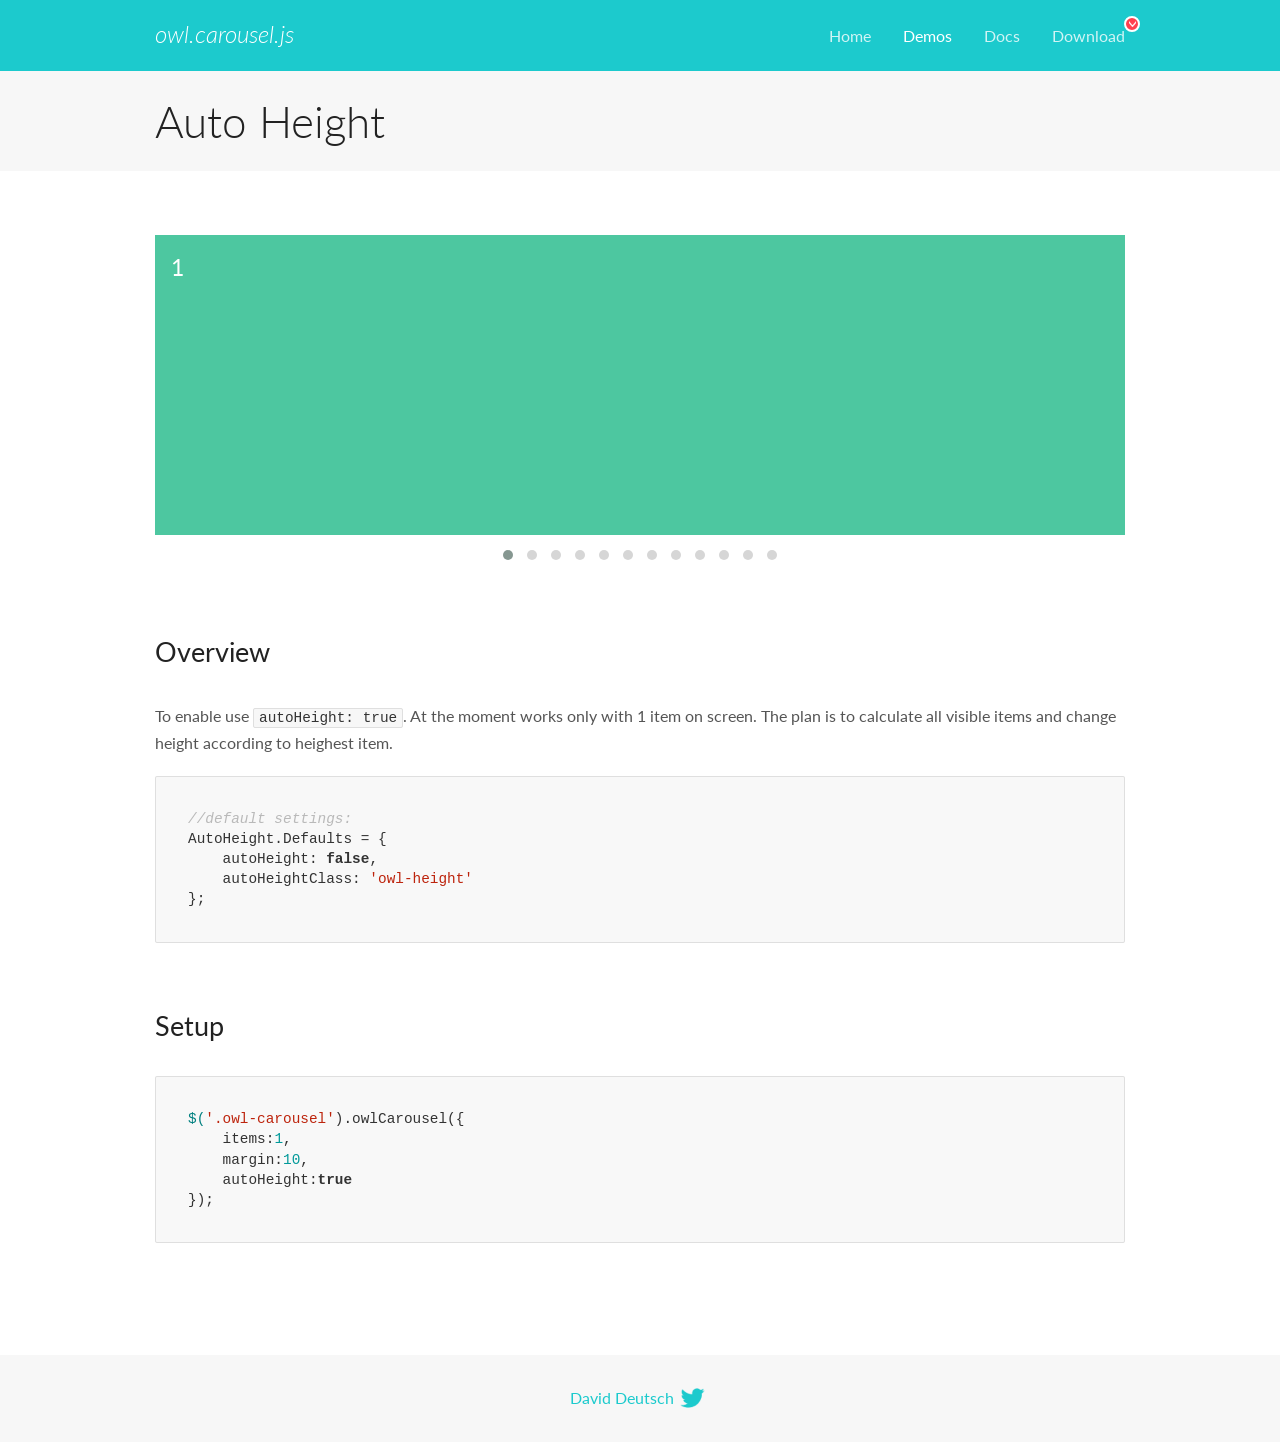
<file: OwlCarousel2-2.3.4/docs/demos/autoheight.html>
<!DOCTYPE html>
<html lang="en">
  <head>

    <!-- head -->
    <meta charset="utf-8">
    <meta name="msapplication-tap-highlight" content="no" />
    <meta name="viewport" content="width=device-width, initial-scale=1.0" />
    <meta name="description" content="autoHeight usage demo">
    <meta name="author" content="David Deutsch">
    <title>
      Auto Height Demo | Owl Carousel | 2.3.4
    </title>

    <!-- Stylesheets -->
    <link href='https://fonts.googleapis.com/css?family=Lato:300,400,700,400italic,300italic' rel='stylesheet' type='text/css'>
    <link rel="stylesheet" href="../assets/css/docs.theme.min.css">

    <!-- Owl Stylesheets -->
    <link rel="stylesheet" href="../assets/owlcarousel/assets/owl.carousel.min.css">
    <link rel="stylesheet" href="../assets/owlcarousel/assets/owl.theme.default.min.css">

    <!-- HTML5 shim and Respond.js IE8 support of HTML5 elements and media queries -->

    <!--[if lt IE 9]>
      <script src="https://oss.maxcdn.com/libs/html5shiv/3.7.0/html5shiv.js"></script>
      <script src="https://oss.maxcdn.com/libs/respond.js/1.3.0/respond.min.js"></script>
    <![endif]-->

    <!-- Favicons -->
    <link rel="apple-touch-icon-precomposed" sizes="144x144" href="../assets/ico/apple-touch-icon-144-precomposed.png">
    <link rel="shortcut icon" href="../assets/ico/favicon.png">
    <link rel="shortcut icon" href="favicon.ico">

    <!-- Yeah i know js should not be in header. Its required for demos.-->

    <!-- javascript -->
    <script src="../assets/vendors/jquery.min.js"></script>
    <script src="../assets/owlcarousel/owl.carousel.js"></script>
  </head>
  <body>

    <!-- header -->
    <header class="header">
      <div class="row">
        <div class="large-12 columns">
          <div class="brand left">
            <h3>
              <a href="/OwlCarousel2/">owl.carousel.js</a> 
            </h3>
          </div>
          <a id="toggle-nav" class="right">
            <span></span> <span></span> <span></span> 
          </a> 
          <div class="nav-bar">
            <ul class="clearfix">
              <li> <a href="/OwlCarousel2/index.html">Home</a>  </li>
              <li class="active">
                <a href="/OwlCarousel2/demos/demos.html">Demos</a> 
              </li>
              <li> <a href="/OwlCarousel2/docs/started-welcome.html">Docs</a>  </li>
              <li>
                <a href="https://github.com/OwlCarousel2/OwlCarousel2/archive/2.3.4.zip">Download</a> 
                <span class="download"></span> 
              </li>
            </ul>
          </div>
        </div>
      </div>
    </header>

    <!-- title -->
    <section class="title">
      <div class="row">
        <div class="large-12 columns">
          <h1>Auto Height</h1>
        </div>
      </div>
    </section>

    <!--  Demos -->
    <section id="demos">
      <div class="row">
        <div class="large-12 columns">
          <div class="owl-carousel owl-theme">
            <div class="item" style="height:300px">
              <h4>1</h4>
            </div>
            <div class="item" style="height:100px">
              <h4>2</h4>
            </div>
            <div class="item" style="height:500px">
              <h4>3</h4>
            </div>
            <div class="item" style="height:250px">
              <h4>4</h4>
            </div>
            <div class="item" style="height:400px">
              <h4>5</h4>
            </div>
            <div class="item" style="height:500px">
              <h4>6</h4>
            </div>
            <div class="item" style="height:600px">
              <h4>7</h4>
            </div>
            <div class="item" style="height:400px">
              <h4>8</h4>
            </div>
            <div class="item" style="height:300px">
              <h4>9</h4>
            </div>
            <div class="item" style="height:350px">
              <h4>10</h4>
            </div>
            <div class="item" style="height:200px">
              <h4>11</h4>
            </div>
            <div class="item" style="height:150px">
              <h4>12</h4>
            </div>
          </div>
          <h3 id="overview">Overview</h3>
          <p>To enable use <code>autoHeight: true</code>. At the moment works only with 1 item on screen. The plan is to calculate all visible items and change height according to heighest item.</p>
          <pre><code>//default settings:
AutoHeight.Defaults = {
    autoHeight: false,
    autoHeightClass: &#39;owl-height&#39;
};</code></pre>
          <h3 id="setup">Setup</h3>
          <pre><code>$(&#39;.owl-carousel&#39;).owlCarousel({
    items:1,
    margin:10,
    autoHeight:true
});</code></pre>
          <script>
            $(document).ready(function() {
              $('.owl-carousel').owlCarousel({
                items: 1,
                margin: 10,
                autoHeight: true
              });
            })
          </script>
        </div>
      </div>
    </section>

    <!-- footer -->
    <footer class="footer">
      <div class="row">
        <div class="large-12 columns">
          <h5>
            <a href="/OwlCarousel2/docs/support-contact.html">David Deutsch</a> 
            <a id="custom-tweet-button" href="https://twitter.com/share?url=https://github.com/OwlCarousel2/OwlCarousel2&text=Owl Carousel - This is so awesome! " target="_blank"></a> 
          </h5>
        </div>
      </div>
    </footer>

    <!-- vendors -->
    <script src="../assets/vendors/highlight.js"></script>
    <script src="../assets/js/app.js"></script>
  </body>
</html>
</file>
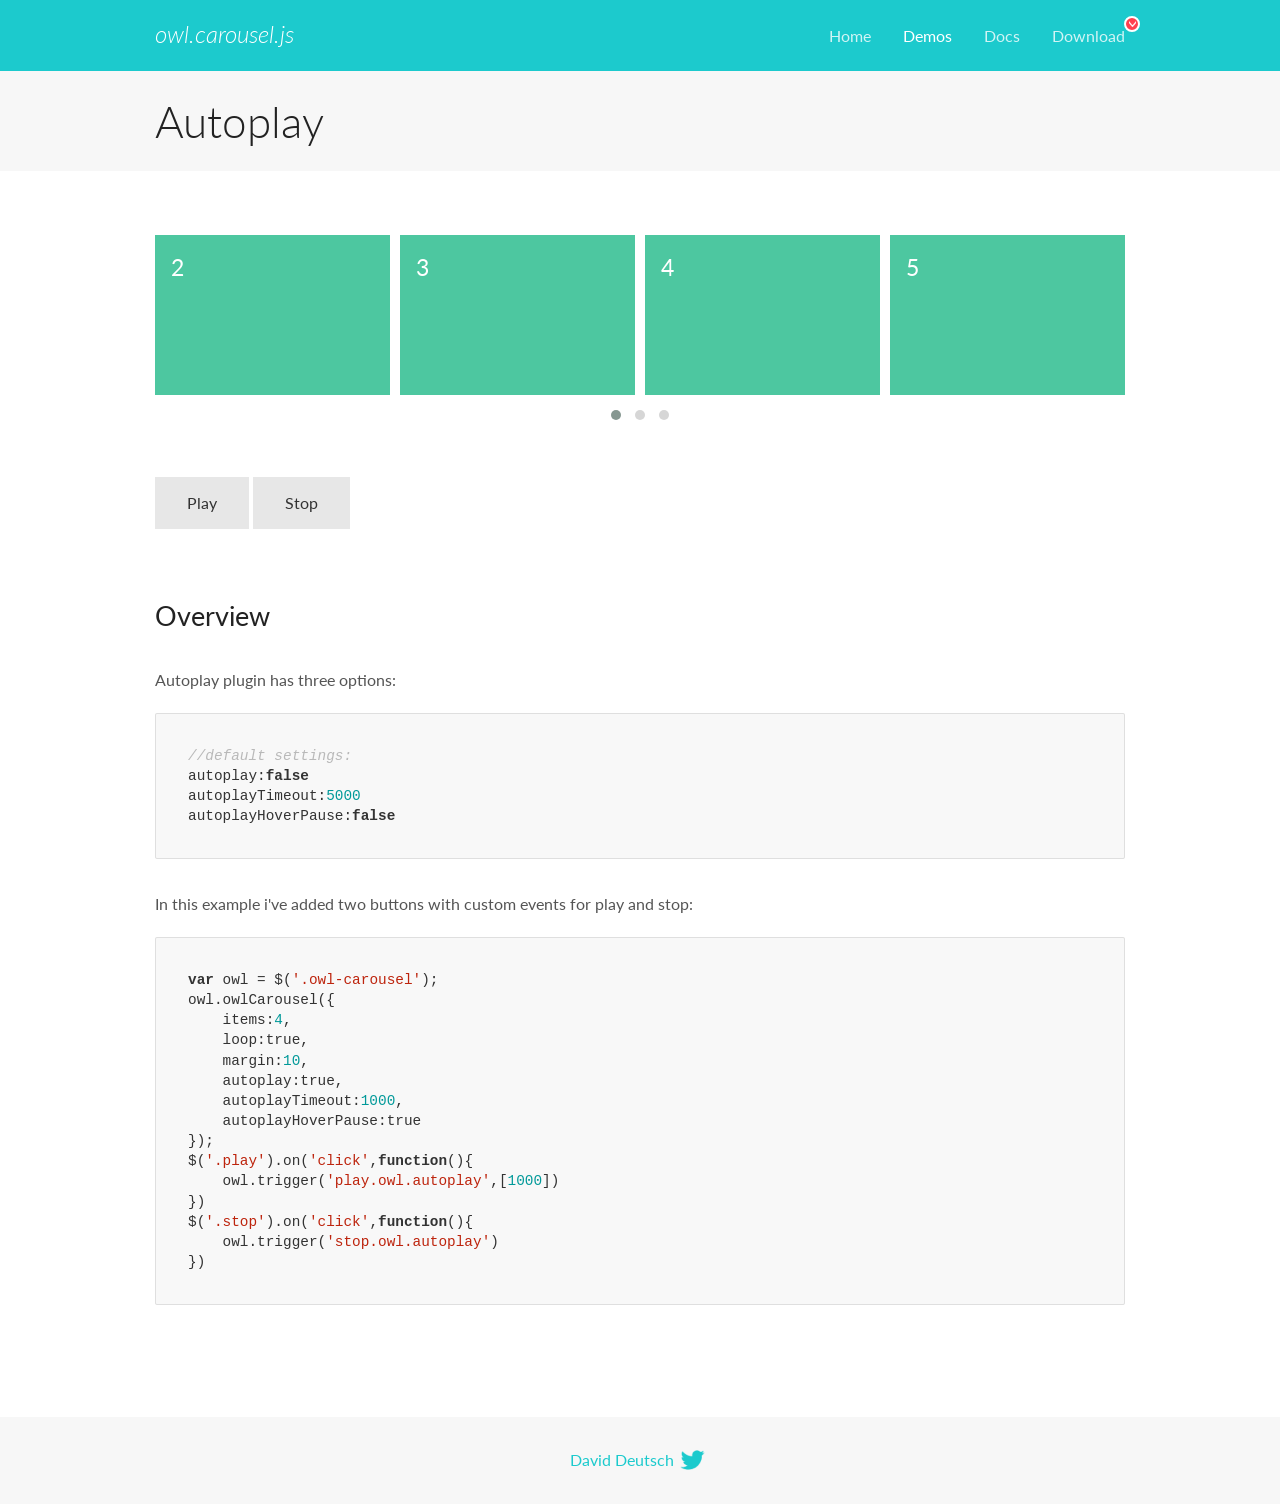
<file: OwlCarousel2-2.3.4/docs/demos/autoplay.html>
<!DOCTYPE html>
<html lang="en">
  <head>

    <!-- head -->
    <meta charset="utf-8">
    <meta name="msapplication-tap-highlight" content="no" />
    <meta name="viewport" content="width=device-width, initial-scale=1.0" />
    <meta name="description" content="Autoplay usage demo">
    <meta name="author" content="David Deutsch">
    <title>
      Autoplay Demo | Owl Carousel | 2.3.4
    </title>

    <!-- Stylesheets -->
    <link href='https://fonts.googleapis.com/css?family=Lato:300,400,700,400italic,300italic' rel='stylesheet' type='text/css'>
    <link rel="stylesheet" href="../assets/css/docs.theme.min.css">

    <!-- Owl Stylesheets -->
    <link rel="stylesheet" href="../assets/owlcarousel/assets/owl.carousel.min.css">
    <link rel="stylesheet" href="../assets/owlcarousel/assets/owl.theme.default.min.css">

    <!-- HTML5 shim and Respond.js IE8 support of HTML5 elements and media queries -->

    <!--[if lt IE 9]>
      <script src="https://oss.maxcdn.com/libs/html5shiv/3.7.0/html5shiv.js"></script>
      <script src="https://oss.maxcdn.com/libs/respond.js/1.3.0/respond.min.js"></script>
    <![endif]-->

    <!-- Favicons -->
    <link rel="apple-touch-icon-precomposed" sizes="144x144" href="../assets/ico/apple-touch-icon-144-precomposed.png">
    <link rel="shortcut icon" href="../assets/ico/favicon.png">
    <link rel="shortcut icon" href="favicon.ico">

    <!-- Yeah i know js should not be in header. Its required for demos.-->

    <!-- javascript -->
    <script src="../assets/vendors/jquery.min.js"></script>
    <script src="../assets/owlcarousel/owl.carousel.js"></script>
  </head>
  <body>

    <!-- header -->
    <header class="header">
      <div class="row">
        <div class="large-12 columns">
          <div class="brand left">
            <h3>
              <a href="/OwlCarousel2/">owl.carousel.js</a> 
            </h3>
          </div>
          <a id="toggle-nav" class="right">
            <span></span> <span></span> <span></span> 
          </a> 
          <div class="nav-bar">
            <ul class="clearfix">
              <li> <a href="/OwlCarousel2/index.html">Home</a>  </li>
              <li class="active">
                <a href="/OwlCarousel2/demos/demos.html">Demos</a> 
              </li>
              <li> <a href="/OwlCarousel2/docs/started-welcome.html">Docs</a>  </li>
              <li>
                <a href="https://github.com/OwlCarousel2/OwlCarousel2/archive/2.3.4.zip">Download</a> 
                <span class="download"></span> 
              </li>
            </ul>
          </div>
        </div>
      </div>
    </header>

    <!-- title -->
    <section class="title">
      <div class="row">
        <div class="large-12 columns">
          <h1>Autoplay</h1>
        </div>
      </div>
    </section>

    <!--  Demos -->
    <section id="demos">
      <div class="row">
        <div class="large-12 columns">
          <div class="owl-carousel owl-theme">
            <div class="item">
              <h4>1</h4>
            </div>
            <div class="item">
              <h4>2</h4>
            </div>
            <div class="item">
              <h4>3</h4>
            </div>
            <div class="item">
              <h4>4</h4>
            </div>
            <div class="item">
              <h4>5</h4>
            </div>
            <div class="item">
              <h4>6</h4>
            </div>
            <div class="item">
              <h4>7</h4>
            </div>
            <div class="item">
              <h4>8</h4>
            </div>
            <div class="item">
              <h4>9</h4>
            </div>
            <div class="item">
              <h4>10</h4>
            </div>
            <div class="item">
              <h4>11</h4>
            </div>
            <div class="item">
              <h4>12</h4>
            </div>
          </div>
          <a class="button secondary play">Play</a> 
          <a class="button secondary stop">Stop</a> 
          <h3 id="overview">Overview</h3>
          <p>Autoplay plugin has three options:</p>
          <pre><code>//default settings:
autoplay:false
autoplayTimeout:5000
autoplayHoverPause:false</code></pre>
          <p>In this example i&#39;ve added two buttons with custom events for play and stop:</p>
          <pre><code>var owl = $(&#39;.owl-carousel&#39;);
owl.owlCarousel({
    items:4,
    loop:true,
    margin:10,
    autoplay:true,
    autoplayTimeout:1000,
    autoplayHoverPause:true
});
$(&#39;.play&#39;).on(&#39;click&#39;,function(){
    owl.trigger(&#39;play.owl.autoplay&#39;,[1000])
})
$(&#39;.stop&#39;).on(&#39;click&#39;,function(){
    owl.trigger(&#39;stop.owl.autoplay&#39;)
})</code></pre>
          <script>
            $(document).ready(function() {
              var owl = $('.owl-carousel');
              owl.owlCarousel({
                items: 4,
                loop: true,
                margin: 10,
                autoplay: true,
                autoplayTimeout: 1000,
                autoplayHoverPause: true
              });
              $('.play').on('click', function() {
                owl.trigger('play.owl.autoplay', [1000])
              })
              $('.stop').on('click', function() {
                owl.trigger('stop.owl.autoplay')
              })
            })
          </script>
        </div>
      </div>
    </section>

    <!-- footer -->
    <footer class="footer">
      <div class="row">
        <div class="large-12 columns">
          <h5>
            <a href="/OwlCarousel2/docs/support-contact.html">David Deutsch</a> 
            <a id="custom-tweet-button" href="https://twitter.com/share?url=https://github.com/OwlCarousel2/OwlCarousel2&text=Owl Carousel - This is so awesome! " target="_blank"></a> 
          </h5>
        </div>
      </div>
    </footer>

    <!-- vendors -->
    <script src="../assets/vendors/highlight.js"></script>
    <script src="../assets/js/app.js"></script>
  </body>
</html>
</file>
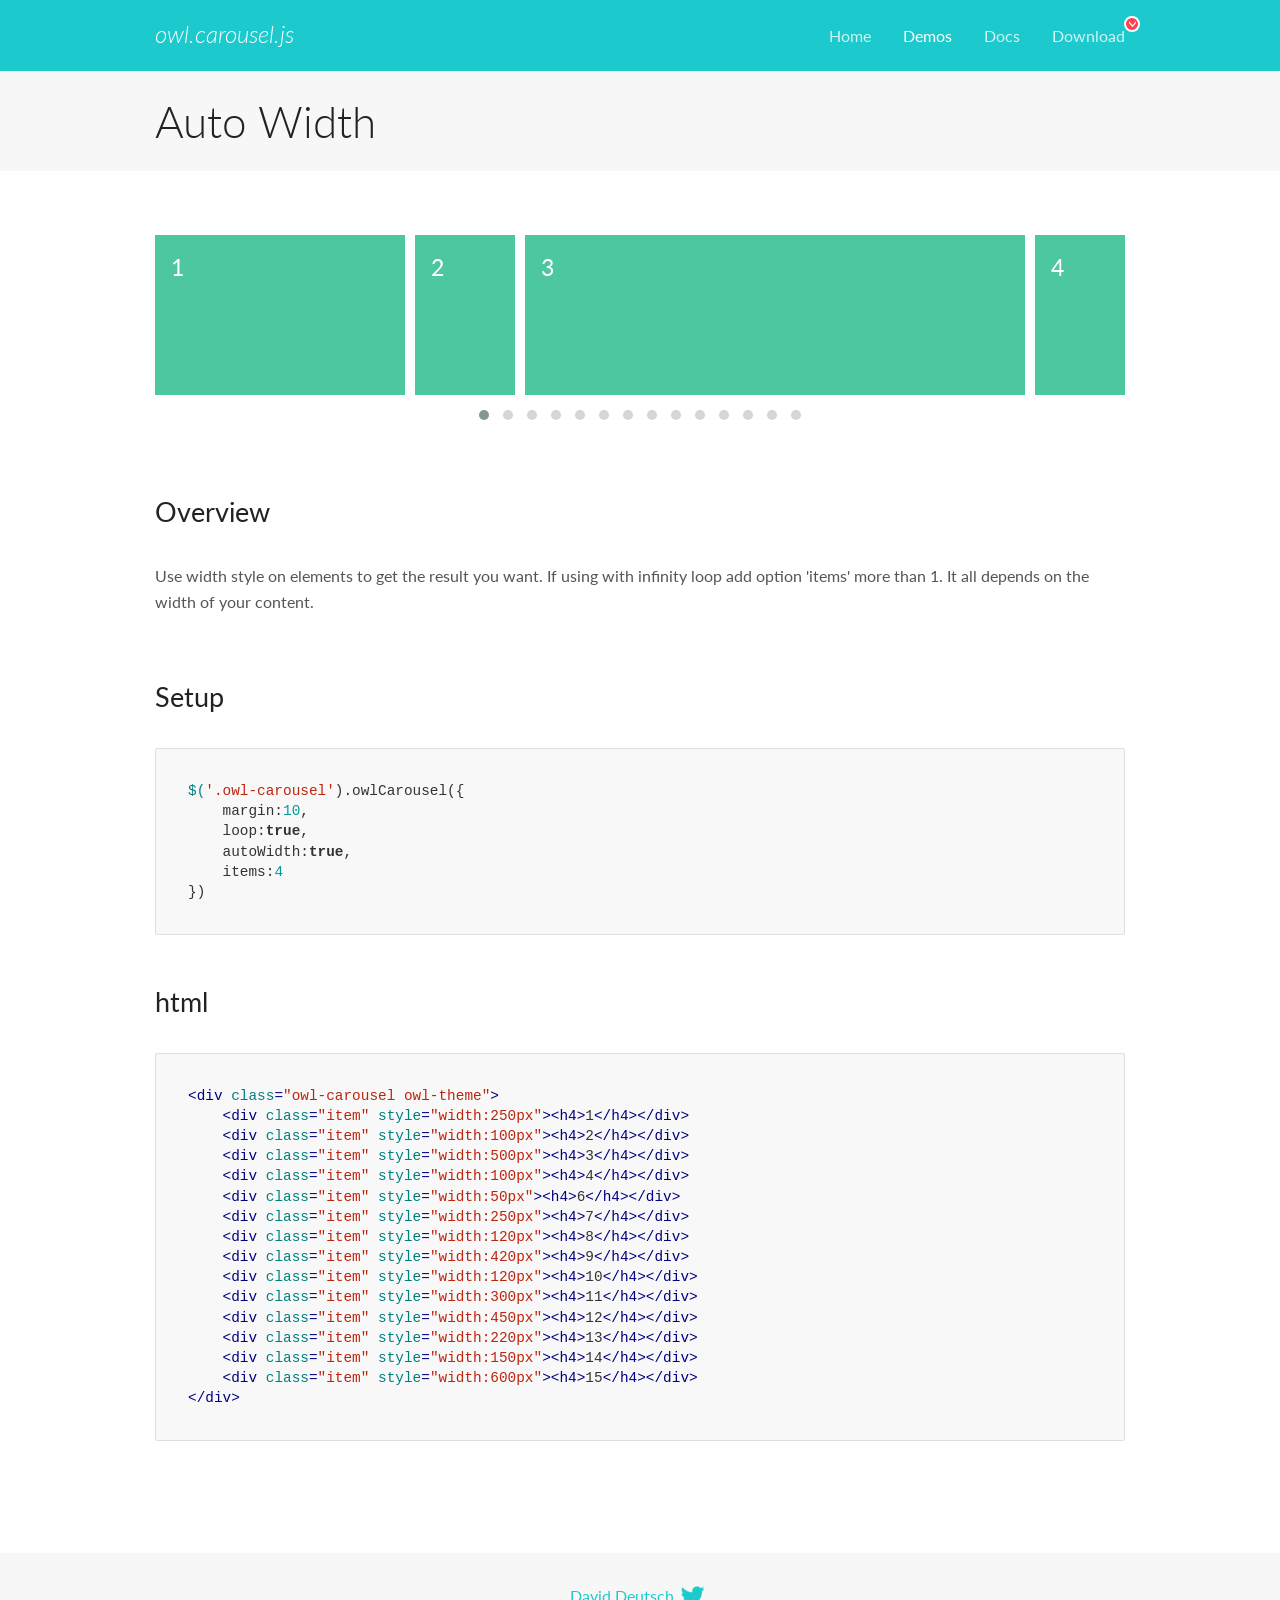
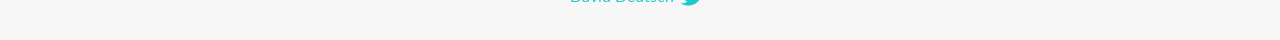
<file: OwlCarousel2-2.3.4/docs/demos/autowidth.html>
<!DOCTYPE html>
<html lang="en">
  <head>

    <!-- head -->
    <meta charset="utf-8">
    <meta name="msapplication-tap-highlight" content="no" />
    <meta name="viewport" content="width=device-width, initial-scale=1.0" />
    <meta name="description" content="Auto Width">
    <meta name="author" content="David Deutsch">
    <title>
      Auto Width Demo | Owl Carousel | 2.3.4
    </title>

    <!-- Stylesheets -->
    <link href='https://fonts.googleapis.com/css?family=Lato:300,400,700,400italic,300italic' rel='stylesheet' type='text/css'>
    <link rel="stylesheet" href="../assets/css/docs.theme.min.css">

    <!-- Owl Stylesheets -->
    <link rel="stylesheet" href="../assets/owlcarousel/assets/owl.carousel.min.css">
    <link rel="stylesheet" href="../assets/owlcarousel/assets/owl.theme.default.min.css">

    <!-- HTML5 shim and Respond.js IE8 support of HTML5 elements and media queries -->

    <!--[if lt IE 9]>
      <script src="https://oss.maxcdn.com/libs/html5shiv/3.7.0/html5shiv.js"></script>
      <script src="https://oss.maxcdn.com/libs/respond.js/1.3.0/respond.min.js"></script>
    <![endif]-->

    <!-- Favicons -->
    <link rel="apple-touch-icon-precomposed" sizes="144x144" href="../assets/ico/apple-touch-icon-144-precomposed.png">
    <link rel="shortcut icon" href="../assets/ico/favicon.png">
    <link rel="shortcut icon" href="favicon.ico">

    <!-- Yeah i know js should not be in header. Its required for demos.-->

    <!-- javascript -->
    <script src="../assets/vendors/jquery.min.js"></script>
    <script src="../assets/owlcarousel/owl.carousel.js"></script>
  </head>
  <body>

    <!-- header -->
    <header class="header">
      <div class="row">
        <div class="large-12 columns">
          <div class="brand left">
            <h3>
              <a href="/OwlCarousel2/">owl.carousel.js</a> 
            </h3>
          </div>
          <a id="toggle-nav" class="right">
            <span></span> <span></span> <span></span> 
          </a> 
          <div class="nav-bar">
            <ul class="clearfix">
              <li> <a href="/OwlCarousel2/index.html">Home</a>  </li>
              <li class="active">
                <a href="/OwlCarousel2/demos/demos.html">Demos</a> 
              </li>
              <li> <a href="/OwlCarousel2/docs/started-welcome.html">Docs</a>  </li>
              <li>
                <a href="https://github.com/OwlCarousel2/OwlCarousel2/archive/2.3.4.zip">Download</a> 
                <span class="download"></span> 
              </li>
            </ul>
          </div>
        </div>
      </div>
    </header>

    <!-- title -->
    <section class="title">
      <div class="row">
        <div class="large-12 columns">
          <h1>Auto Width</h1>
        </div>
      </div>
    </section>

    <!--  Demos -->
    <section id="demos">
      <div class="row">
        <div class="large-12 columns">
          <div class="owl-carousel owl-theme">
            <div class="item" style="width:250px">
              <h4>1</h4>
            </div>
            <div class="item" style="width:100px">
              <h4>2</h4>
            </div>
            <div class="item" style="width:500px">
              <h4>3</h4>
            </div>
            <div class="item" style="width:100px">
              <h4>4</h4>
            </div>
            <div class="item" style="width:50px">
              <h4>6</h4>
            </div>
            <div class="item" style="width:250px">
              <h4>7</h4>
            </div>
            <div class="item" style="width:120px">
              <h4>8</h4>
            </div>
            <div class="item" style="width:420px">
              <h4>9</h4>
            </div>
            <div class="item" style="width:120px">
              <h4>10</h4>
            </div>
            <div class="item" style="width:300px">
              <h4>11</h4>
            </div>
            <div class="item" style="width:450px">
              <h4>12</h4>
            </div>
            <div class="item" style="width:220px">
              <h4>13</h4>
            </div>
            <div class="item" style="width:150px">
              <h4>14</h4>
            </div>
            <div class="item" style="width:600px">
              <h4>15</h4>
            </div>
          </div>
          <h3 id="overview">Overview</h3>
          <p>Use width style on elements to get the result you want. If using with infinity loop add option &#39;items&#39; more than 1. It all depends on the width of your content.</p>
          <h3 id="setup">Setup</h3>
          <pre><code>$(&#39;.owl-carousel&#39;).owlCarousel({
    margin:10,
    loop:true,
    autoWidth:true,
    items:4
})</code></pre>
          <h3 id="html">html</h3>
          <pre><code>&lt;div class=&quot;owl-carousel owl-theme&quot;&gt;
    &lt;div class=&quot;item&quot; style=&quot;width:250px&quot;&gt;&lt;h4&gt;1&lt;/h4&gt;&lt;/div&gt;
    &lt;div class=&quot;item&quot; style=&quot;width:100px&quot;&gt;&lt;h4&gt;2&lt;/h4&gt;&lt;/div&gt;
    &lt;div class=&quot;item&quot; style=&quot;width:500px&quot;&gt;&lt;h4&gt;3&lt;/h4&gt;&lt;/div&gt;
    &lt;div class=&quot;item&quot; style=&quot;width:100px&quot;&gt;&lt;h4&gt;4&lt;/h4&gt;&lt;/div&gt;
    &lt;div class=&quot;item&quot; style=&quot;width:50px&quot;&gt;&lt;h4&gt;6&lt;/h4&gt;&lt;/div&gt;
    &lt;div class=&quot;item&quot; style=&quot;width:250px&quot;&gt;&lt;h4&gt;7&lt;/h4&gt;&lt;/div&gt;
    &lt;div class=&quot;item&quot; style=&quot;width:120px&quot;&gt;&lt;h4&gt;8&lt;/h4&gt;&lt;/div&gt;
    &lt;div class=&quot;item&quot; style=&quot;width:420px&quot;&gt;&lt;h4&gt;9&lt;/h4&gt;&lt;/div&gt;
    &lt;div class=&quot;item&quot; style=&quot;width:120px&quot;&gt;&lt;h4&gt;10&lt;/h4&gt;&lt;/div&gt;
    &lt;div class=&quot;item&quot; style=&quot;width:300px&quot;&gt;&lt;h4&gt;11&lt;/h4&gt;&lt;/div&gt;
    &lt;div class=&quot;item&quot; style=&quot;width:450px&quot;&gt;&lt;h4&gt;12&lt;/h4&gt;&lt;/div&gt;
    &lt;div class=&quot;item&quot; style=&quot;width:220px&quot;&gt;&lt;h4&gt;13&lt;/h4&gt;&lt;/div&gt;
    &lt;div class=&quot;item&quot; style=&quot;width:150px&quot;&gt;&lt;h4&gt;14&lt;/h4&gt;&lt;/div&gt;
    &lt;div class=&quot;item&quot; style=&quot;width:600px&quot;&gt;&lt;h4&gt;15&lt;/h4&gt;&lt;/div&gt;
&lt;/div&gt;</code></pre>
          <script>
            $(document).ready(function() {
              $('.owl-carousel').owlCarousel({
                margin: 10,
                loop: true,
                autoWidth: true,
                items: 4
              })
            })
          </script>
        </div>
      </div>
    </section>

    <!-- footer -->
    <footer class="footer">
      <div class="row">
        <div class="large-12 columns">
          <h5>
            <a href="/OwlCarousel2/docs/support-contact.html">David Deutsch</a> 
            <a id="custom-tweet-button" href="https://twitter.com/share?url=https://github.com/OwlCarousel2/OwlCarousel2&text=Owl Carousel - This is so awesome! " target="_blank"></a> 
          </h5>
        </div>
      </div>
    </footer>

    <!-- vendors -->
    <script src="../assets/vendors/highlight.js"></script>
    <script src="../assets/js/app.js"></script>
  </body>
</html>
</file>
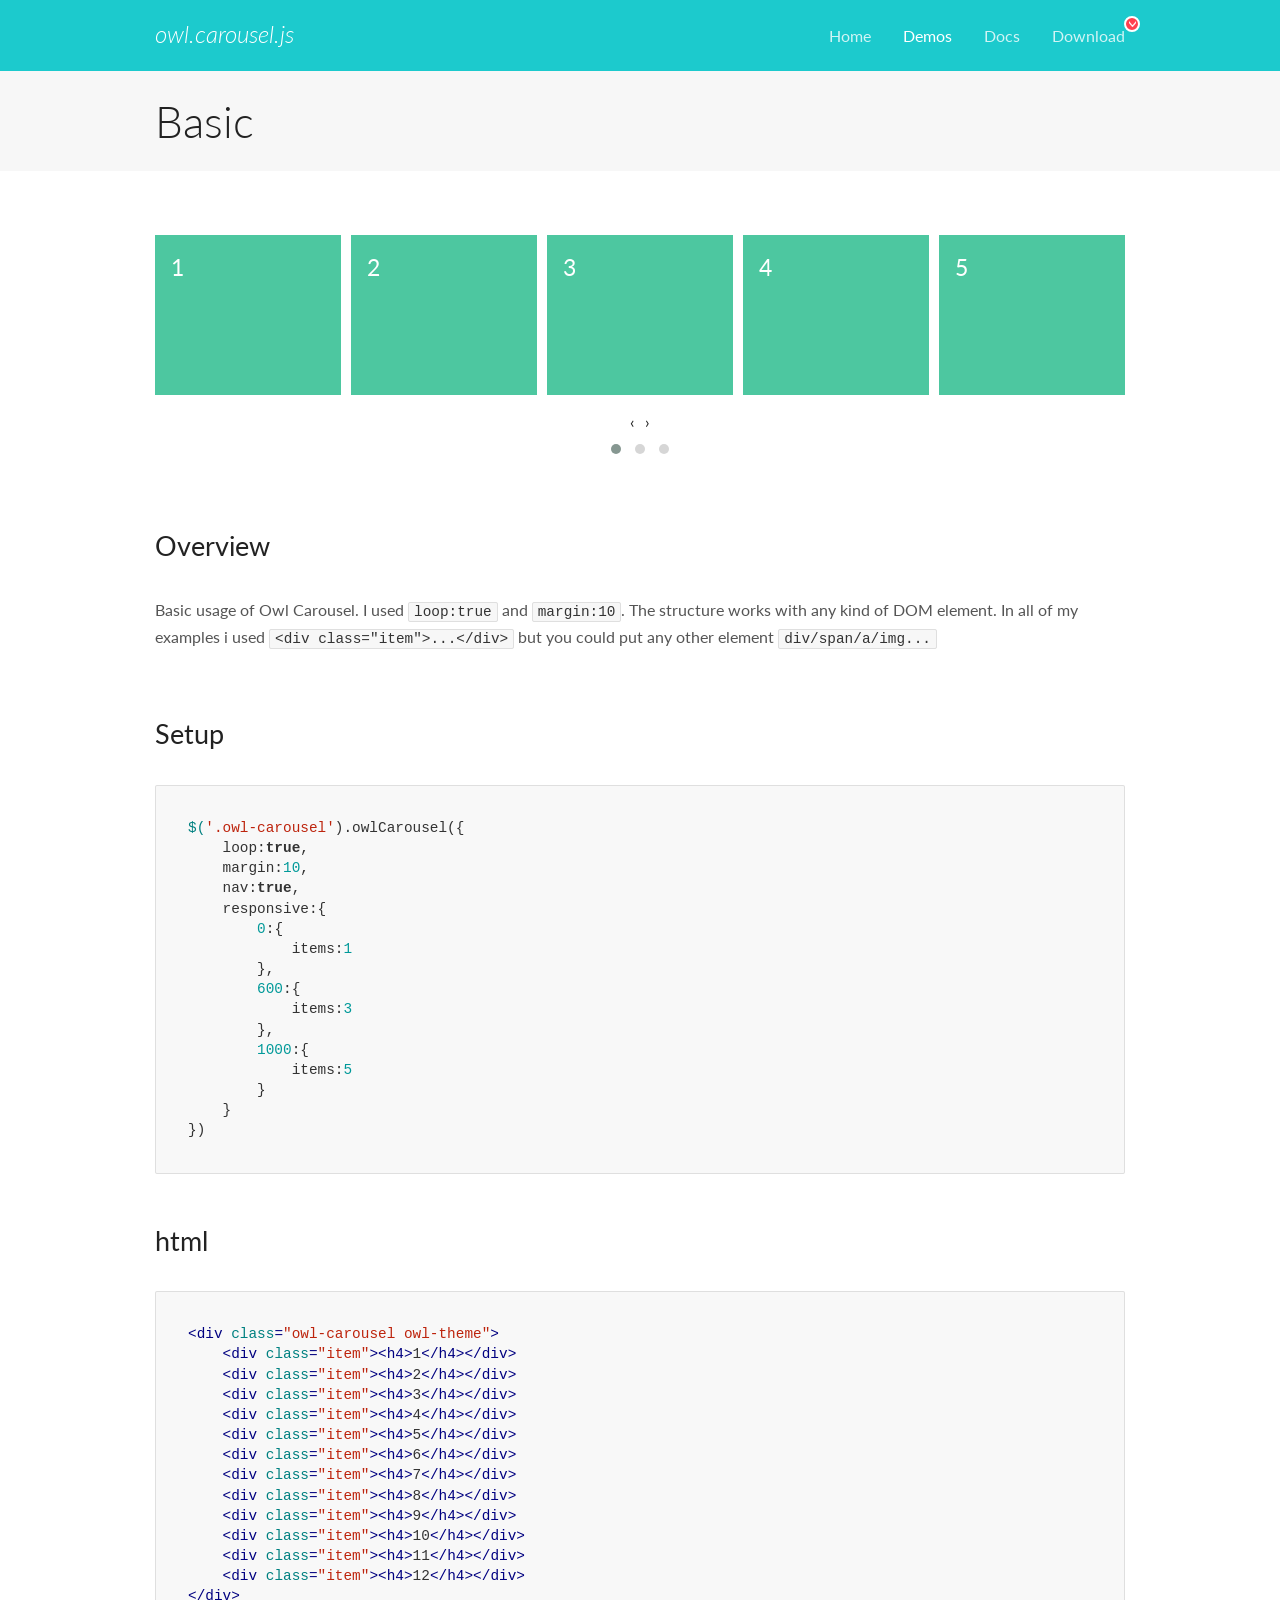
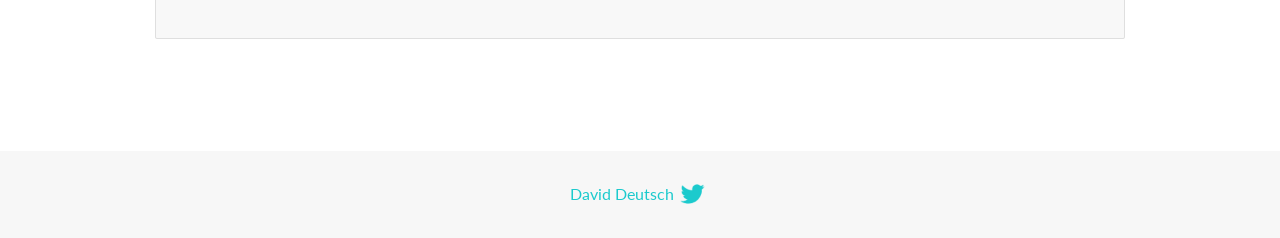
<file: OwlCarousel2-2.3.4/docs/demos/basic.html>
<!DOCTYPE html>
<html lang="en">
  <head>

    <!-- head -->
    <meta charset="utf-8">
    <meta name="msapplication-tap-highlight" content="no" />
    <meta name="viewport" content="width=device-width, initial-scale=1.0" />
    <meta name="description" content="Basic usage demo">
    <meta name="author" content="David Deutsch">
    <title>
      Basic Demo | Owl Carousel | 2.3.4
    </title>

    <!-- Stylesheets -->
    <link href='https://fonts.googleapis.com/css?family=Lato:300,400,700,400italic,300italic' rel='stylesheet' type='text/css'>
    <link rel="stylesheet" href="../assets/css/docs.theme.min.css">

    <!-- Owl Stylesheets -->
    <link rel="stylesheet" href="../assets/owlcarousel/assets/owl.carousel.min.css">
    <link rel="stylesheet" href="../assets/owlcarousel/assets/owl.theme.default.min.css">

    <!-- HTML5 shim and Respond.js IE8 support of HTML5 elements and media queries -->

    <!--[if lt IE 9]>
      <script src="https://oss.maxcdn.com/libs/html5shiv/3.7.0/html5shiv.js"></script>
      <script src="https://oss.maxcdn.com/libs/respond.js/1.3.0/respond.min.js"></script>
    <![endif]-->

    <!-- Favicons -->
    <link rel="apple-touch-icon-precomposed" sizes="144x144" href="../assets/ico/apple-touch-icon-144-precomposed.png">
    <link rel="shortcut icon" href="../assets/ico/favicon.png">
    <link rel="shortcut icon" href="favicon.ico">

    <!-- Yeah i know js should not be in header. Its required for demos.-->

    <!-- javascript -->
    <script src="../assets/vendors/jquery.min.js"></script>
    <script src="../assets/owlcarousel/owl.carousel.js"></script>
  </head>
  <body>

    <!-- header -->
    <header class="header">
      <div class="row">
        <div class="large-12 columns">
          <div class="brand left">
            <h3>
              <a href="/OwlCarousel2/">owl.carousel.js</a> 
            </h3>
          </div>
          <a id="toggle-nav" class="right">
            <span></span> <span></span> <span></span> 
          </a> 
          <div class="nav-bar">
            <ul class="clearfix">
              <li> <a href="/OwlCarousel2/index.html">Home</a>  </li>
              <li class="active">
                <a href="/OwlCarousel2/demos/demos.html">Demos</a> 
              </li>
              <li> <a href="/OwlCarousel2/docs/started-welcome.html">Docs</a>  </li>
              <li>
                <a href="https://github.com/OwlCarousel2/OwlCarousel2/archive/2.3.4.zip">Download</a> 
                <span class="download"></span> 
              </li>
            </ul>
          </div>
        </div>
      </div>
    </header>

    <!-- title -->
    <section class="title">
      <div class="row">
        <div class="large-12 columns">
          <h1>Basic</h1>
        </div>
      </div>
    </section>

    <!--  Demos -->
    <section id="demos">
      <div class="row">
        <div class="large-12 columns">
          <div class="owl-carousel owl-theme">
            <div class="item">
              <h4>1</h4>
            </div>
            <div class="item">
              <h4>2</h4>
            </div>
            <div class="item">
              <h4>3</h4>
            </div>
            <div class="item">
              <h4>4</h4>
            </div>
            <div class="item">
              <h4>5</h4>
            </div>
            <div class="item">
              <h4>6</h4>
            </div>
            <div class="item">
              <h4>7</h4>
            </div>
            <div class="item">
              <h4>8</h4>
            </div>
            <div class="item">
              <h4>9</h4>
            </div>
            <div class="item">
              <h4>10</h4>
            </div>
            <div class="item">
              <h4>11</h4>
            </div>
            <div class="item">
              <h4>12</h4>
            </div>
          </div>
          <h3 id="overview">Overview</h3>
          <p>Basic usage of Owl Carousel. I used <code>loop:true</code> and <code>margin:10</code>. The structure works with any kind of DOM element. In all of my examples i used <code>&lt;div class=&quot;item&quot;&gt;...&lt;/div&gt;</code> but you could
            put any other element <code>div/span/a/img...</code></p>
          <h3 id="setup">Setup</h3>
          <pre><code>$(&#39;.owl-carousel&#39;).owlCarousel({
    loop:true,
    margin:10,
    nav:true,
    responsive:{
        0:{
            items:1
        },
        600:{
            items:3
        },
        1000:{
            items:5
        }
    }
})</code></pre>
          <h3 id="html">html</h3>
          <pre><code>&lt;div class=&quot;owl-carousel owl-theme&quot;&gt;
    &lt;div class=&quot;item&quot;&gt;&lt;h4&gt;1&lt;/h4&gt;&lt;/div&gt;
    &lt;div class=&quot;item&quot;&gt;&lt;h4&gt;2&lt;/h4&gt;&lt;/div&gt;
    &lt;div class=&quot;item&quot;&gt;&lt;h4&gt;3&lt;/h4&gt;&lt;/div&gt;
    &lt;div class=&quot;item&quot;&gt;&lt;h4&gt;4&lt;/h4&gt;&lt;/div&gt;
    &lt;div class=&quot;item&quot;&gt;&lt;h4&gt;5&lt;/h4&gt;&lt;/div&gt;
    &lt;div class=&quot;item&quot;&gt;&lt;h4&gt;6&lt;/h4&gt;&lt;/div&gt;
    &lt;div class=&quot;item&quot;&gt;&lt;h4&gt;7&lt;/h4&gt;&lt;/div&gt;
    &lt;div class=&quot;item&quot;&gt;&lt;h4&gt;8&lt;/h4&gt;&lt;/div&gt;
    &lt;div class=&quot;item&quot;&gt;&lt;h4&gt;9&lt;/h4&gt;&lt;/div&gt;
    &lt;div class=&quot;item&quot;&gt;&lt;h4&gt;10&lt;/h4&gt;&lt;/div&gt;
    &lt;div class=&quot;item&quot;&gt;&lt;h4&gt;11&lt;/h4&gt;&lt;/div&gt;
    &lt;div class=&quot;item&quot;&gt;&lt;h4&gt;12&lt;/h4&gt;&lt;/div&gt;
&lt;/div&gt;</code></pre>
          <script>
            $(document).ready(function() {
              var owl = $('.owl-carousel');
              owl.owlCarousel({
                margin: 10,
                nav: true,
                loop: true,
                responsive: {
                  0: {
                    items: 1
                  },
                  600: {
                    items: 3
                  },
                  1000: {
                    items: 5
                  }
                }
              })
            })
          </script>
        </div>
      </div>
    </section>

    <!-- footer -->
    <footer class="footer">
      <div class="row">
        <div class="large-12 columns">
          <h5>
            <a href="/OwlCarousel2/docs/support-contact.html">David Deutsch</a> 
            <a id="custom-tweet-button" href="https://twitter.com/share?url=https://github.com/OwlCarousel2/OwlCarousel2&text=Owl Carousel - This is so awesome! " target="_blank"></a> 
          </h5>
        </div>
      </div>
    </footer>

    <!-- vendors -->
    <script src="../assets/vendors/highlight.js"></script>
    <script src="../assets/js/app.js"></script>
  </body>
</html>
</file>
<file: graphisme.css>
/*police*/
@font-face
{
    font-family: "lulo clean";
    src: url('polices/lulo_clean.eot');
    src: url('polices/lulo_clean.eot?#iefix') format('embedded-opentype'),
         url('polices/lulo_clean.ttf') format('truetype');
    font-weight: normal;
    font-style: normal;
}
@font-face
{
    font-family: "Montserrat";
    src:url('polices/Montserrat-Regular.ttf') format('truetype');
    font-weight: normal;
    font-style: normal;
}
@font-face
{
    font-family: Avenir light;
    src: url('polices/Avenir_light.eot');
    src: url('polices/Avenir_light.eot?#iefix') format('embedded-opentype'),
         url('polices/Avenir_light.ttf') format('truetype');
    font-weight: normal;
    font-style: normal;
}

*{
    margin: 0;
    padding: 0;
    box-sizing: border-box;
    text-decoration: none;
}

html{
    scroll-behavior: smooth;
}
section .title {
    position: relative;
    text-align: center;
    font-size: 40px;
    font-weight: 500;
    margin-bottom: 60px;
    padding-bottom: 20px;
    text-decoration: underline;
    font-family: 'Montserrat', sans-serif;
}

section {
    padding: 50px 0;
}

.max-width{
    max-width: 1300px;
    padding: 0 80px;
    margin: auto;
}

/* custom scroll bar */
::-webkit-scrollbar {
    width: 8px;
}
::-webkit-scrollbar-track {
    background: #eee;
}
::-webkit-scrollbar-thumb {
    background: #888;
}

::-webkit-scrollbar-thumb:hover {
    background: #555;
}

header{
    margin:0px;
    padding:0px;
}







.btn 
{
    display: inline-block;
    background: #8ca0d7;
    color: white;
    font-size: 25px;
    padding: 12px 36px;
    margin-top: 20px;
    border-radius: 6px;
    border: 2px solid #8ca0d7;
    transition: all 0.3s ease;
}

.btn:hover
{
    color: #8ca0d7;
    background:none;
}

/*Navigation*/
.navbar{
    position: fixed;
    width: 100%;
    padding: 30px 0;
    font-family: 'Montserrat', sans-serif;
    transition: all 0.3s ease;
    z-index: 999;
}

.navbar.sticky{
    padding: 15px 0;
    background: #8ca0d7;
    opacity:1;
}
.navbar .max-width{
    display: flex;
    align-items: center;
    justify-content: space-between;
}
.navbar 
{
    list-style-type: none;
    display: flex;
    object-position: top;
    margin-left: auto;
    margin-right: auto;
    padding-bottom: 2em;
    padding-top: 2em;
    box-shadow: 0px 1px 1em black;
    opacity: 0.7;
}
.navbar .menu li{
    list-style: none;
    display: inline-block;
}

.navbar .menu li a{
    display: block;
    color: #ffffff;
    font-weight: 500;
    margin-left: 25px;
    transition: color 0.3s ease;
}
.navbar .menu a:hover
{
    color: darkgray;
}

.navbar .menu a:visited 
{
    color:white;
}


.menu-btn {
    color: white;
    font-size: 23px;
    cursor: pointer;
    display: none;
}

.menu-btn img {
    height : 20px;
    width: 20px;
}

/* Styling menu button*/
.scroll-up-btn{
    position: fixed;
    height: 45px;
    width: 42px;
    background: #8ca0d7;
    right: 30px;
    bottom: 10px;
    text-align: center;
    line-height: 45px;
    color: white;
    z-index: 9999;
    font-size: 30px;
    border-radius: 6px;
    cursor: pointer;
    opacity: 0;
    pointer-events: none;
    transition: all 0.3s ease;
}
.scroll-up-btn.show{
    opacity: 1;
    pointer-events: auto;
    bottom: 30px;
}

.scroll-up-btn img{
    height: 20px;
    width: 20px;
}
/* Styling footer */
footer{
    color: white;
    background: #222222;
    padding: 20px 23px;
    text-align: center;
    font-size: 20px;
}
footer a{
    color: white;
    margin: 0 5px;
    text-decoration: none;
}

footer a:hover{
    color: #8ca0d7;
}

footer img {
    height: 20px;
    width: 20px;
    object-fit: cover
}
</file>
<file: homeStyle.css>
header
{
    background: url("images/ilo.png") no-repeat center center fixed;
    background-size: cover;
    height: 1000px ;
    color: white;
}

header .bottom-content{
    background-color: #333b50;
    position: absolute;
    right: 0;
    bottom: 0;
    margin-left: 20%;
    margin-right: 20%;
}

header article
{
    
    font-size: x-large;
    font-family: "Montserrat";
    padding: 2em;
    font-weight: bold;
    
}



header h1 {
    margin-left: auto;
    margin-right: auto;
    width: 7.5em;
    text-align: start;
    vertical-align: bottom;
    font-family: "lulo clean";
    font-size: 65px;
    padding-top: 2em;
}

header p {
    margin-left: auto;
    margin-right: auto;
    width: 20em;
    text-align: start;
    vertical-align: bottom;
    font-family: 'Montserrat';
    font-size: 24px;
    margin-bottom: 5%;
}

.home-content {
    text-align: center;
}
</file>
<file: projectStyle.css>
.projects .sub-title{
    position: relative;
    text-align: center;
    font-size: 30px;
    font-weight: 500;
    margin-bottom: 5px;
    padding-bottom: 20px;
    font-family:  'Montserrat', sans-serif;
}


.projects .sub-section{
    color: white;
    background: black;
    padding: 35px 25px;
    margin: 20px 0;
    border-radius: 10px;
}

/* Carousel */
.owl-dots{
    text-align: center;
    margin-top: 20px;
}
.owl-dot{
    height: 13px;
    width: 13px;
    margin: 0 5px;
    outline: none!important;
    border-radius: 50%;
    border: 2px solid cyan!important;
    transition: all 0.3s ease;
}
.owl-dot.active{
    width: 35px;
    border-radius: 14px;
}
.owl-dot.active,
.owl-dot:hover{
    background: cyan!important;
}

/* Cards */
.projects .carousel .card{
    background: #222222;
    border-radius: 6px;
    padding: 25px 35px;
    text-align: center;
    transition: all 0.3s ease;
}
.projects .carousel .card .box{
    display: flex;
    flex-direction: column;
    align-items: center;
    justify-content: center;
    transition: all 0.3s ease;
}
.projects .carousel .card:hover .box{
    transform: scale(1.05);
}
.projects .carousel .card img{
    height: 150px;
    width: 150px;
    object-fit: cover;
    border-radius: 10px;
    border: 5px solid white;
}
.projects .carousel .card .text{
    font-size: 25px;
    font-weight: 500;
    margin: 10px 0 7px 0;
}
.projects .carousel .card .btn{
    padding: 7px 12px;
    margin-top: 5px;
    font-size: 17px;
}
</file>
<file: contactStyle.css>
.contact {
    color: white;
    background: black;
}
.contact .contact-content{
    display: flex;
    flex-wrap: wrap;
    align-items: center;
    justify-content: space-between;
}

.contact .contact-content .column{
    width: calc(50% - 30px);
}
.contact .contact-content .text{
    font-size: 20px;
    font-weight: 600;
    margin-bottom: 10px;
}
.contact .contact-content .left p{
    text-align: justify;
    font-family: 'Montserrat';
}
.contact .contact-content .left .icons{
    margin: 10px 0;
}
.contact .contact-content .rows{
    display: flex;
    height: 65px;
    align-items: center;
}
.contact .contact-content .rows i{
    font-size: 25px;
    color: #8ca0d7;
}
.contact .contact-content .rows .info{
    margin-left: 30px;
}
.contact .contact-content .info .head{
    font-weight: bold;
    color: #8ca0d7;
    font-family: "Montserrat";
}
.contact .contact-content .info .sub-title{
    color: lightgrey;
    font-family: "Montserrat";
}
.contact .right form .fields{
    display: flex;
}
.contact .right form .fields .field,
.contact .right form .field{
    height: 45px;
    width: 100%;
    margin-bottom: 15px;
}
.contact .right form .name{
    margin-right: 10px;      
}
.contact .right form .email{
    margin-left: 10px;      
}  
.contact .right form .textarea{
    height: 80px;   
    width: 100%; 
}  
.contact .right form .field input,
.contact .right form .textarea textarea{
    height: 100%;
    width: 100%;
    border: 1px solid lightgrey;
    border-radius: 6px;
    outline: none;
    padding: 0 20px;
    font-size: 17px;
    font-family:  'Montserrat', sans-serif;
}
.contact .right form .textarea textarea{
    padding-top: 10px;
    resize: none;
}
.contact .right form .button{
    height: 47px;
    width: 170px;
}
.contact .right form .button button{
    width: 100%;
    height: 100%;
    border: 2px solid #8ca0d7;
    background: #8ca0d7;
    color: white;
    font-size: 20px;
    font-weight: 500;
    border-radius: 6px;
    cursor: pointer;
    transition: all 0.3s ease;
}
.contact .right form .button button:hover{
    background: none;
    color: #8ca0d7;
}

.contact .icons img {
    width: 30px;
    height :30px;
}
</file>
<file: responsive.css>
@media(max-width : 1310px){
    header .bottom-content{
        position: unset;
        margin-left: 0%;
        margin-right:0%;
        margin-top: 10%;

    }
}
@media(max-width : 947px){
    .max-width{
        max-width: 800px;
    }

    .menu-btn{
        display: block;
    }

    .navbar .menu{
        position: fixed;
        height: 100vh;
        width: 100%;
        left: -100%;
        top: 0;
        background: black;
        text-align: center;
        padding-top: 80px;
        transition: all 0.3s ease;
    }
    .navbar .menu.active{
        left: 0;
    }
    .navbar .menu li{
        display: block;
    }
    .navbar .menu li a{
        display: inline-block;
        margin: 20px 0;
        font-size: 25px;
    }

    .home .home-content{
        flex-direction: column;
        align-self: center;
    }

    header article {
        padding: 1em;
    }


    .contact .contact-content{
        display: block;
    }
    .contact .contact-content .column {
        width: 100%;
    }

}

@media(max-width : 600px){
    
    .home .home-content p {
        width:13em;
    }

    header article {
        font-size:20px;
    }

    header
    {
    background: url("images/ilomini.png") no-repeat center center scroll;
    background-size: auto;
    background-color: #7c7c84;
    height:1100px;
    }
    .home{
        padding-top: 400px;
        overflow: hidden;
    }

    .projects{
        padding-top:120px;
    }
}

    @media(max-width : 700px){
        .max-width{
            padding: 0 23px;
        }
    }

    @media(max-width : 450px){
    
        .home .home-content h1 {
            font-size: 50px;
            padding-top: 2.5em;
        }
        .home .home-content p {
            width:11em;
        }

        .projects{
            padding-top:230px;
        }
    }

    @media(max-width : 280px){
        
        .home .home-content h1 {
            font-size: 40px;
            padding-top: 3em;
        }

        .home .home-content p {
            font-size: 20px;
        }

        .btn {
            font-size : 20px;
        }

        .home .bottom-content{
            width: 230px;
        }

        .projects  .card{
            width: 100%;
        }


    }
</file>
<file: TaskStyle.css>
.tasks .task-cards{
    display: flex;
    flex-wrap: wrap;
    align-items: center;
    justify-content: space-between;
}

.tasks .task-cards .card{
    width: calc(50% - 30px);
    margin-right: auto;
    margin-left: auto;
    background: #222;
    color: white;
    padding: 35px 35px;
    margin-bottom: 20px;
    border-radius: 10px;
}

.tasks .task-cards .box{
    text-align: center;
    transition: all 0.3s ease;
}
.tasks .task-cards .box:hover{
    transform: scale(1.05);
}

.tasks .task-cards .card .sub-title{
    text-align: center;
    font-size: 35px;
    font-weight: 500;
    margin-top: 20px;
    margin-bottom: 20px;
    padding-bottom: 20px;
    font-family:  'Montserrat', sans-serif;
}
.tasks .task-cards img{
    height: 256px;
    width: 100%;
    margin-left: auto;
    margin-right: auto;
    object-fit: contain;
    border-radius: 10px;
}
.tasks .task-cards p{
    text-align: center;
    margin-top: 20px;
    font-size: 20px;
}

.tasks .task-cards .card i{
    font-size: 100px;
    color: crimson;
}
</file>
<file: DescriptionStyle.css>
.description{
    display: flex;
    background-color: black;
    color: #ffffff;
    font-family: 'Montserrat', sans-serif;
    min-height: 500px;
}
.description .max-width{
    margin-left: auto;
    margin-right: auto;
    margin-top: 40px;
}
.description .title{
    padding-bottom: 0px;
}
.description .title::before{
    background: white;
}

.description .description-content{
    align-items: center;
}
.description img {
    height: 20px;
    width: 20px;
}

/* Cards */
.description .small-carousel .card{
    background: black;
    border-radius: 6px;
    padding: 15px 20px;
}
.description .small-carousel .box{
    align-items: center;
    justify-content: center;
    transition: all 0.3s ease;
}
.description .small-carousel .box:hover{
    transform: scale(1.05);
}
.description .small-carousel .card img{
    height: 40vh;
    width: 100%;
    margin-left: auto;
    margin-right: auto;
    object-fit: contain;
    border-radius: 2px;
}
.description .small-carousel .card iframe{
    display: block;
    margin: auto;
    height: 40vh;
    width: 100%;
    object-fit: cover;
    border-radius: 5px;
    margin-bottom: 25px;
}
/*information */

.description .infos{
    display: flex;
}

.description .info{
    margin: 0 auto;
    display: flex;
    flex-direction: column;
    align-items: center;
}

.description .sub-title{
    text-align: center;
    align-content: center;
    margin-bottom: 15px;
}
.description i{
    margin-right: 8px;
}


.description .infos li{
    list-style: none;
    text-align: center;
    font-size: 15px;
    margin-bottom: 8px;
    align-items: center;
    justify-content: center;
    display: flex;
}
.description .infos li i{
    margin-right: 5px;
}
.description .infos li img{
    width: 30px;
    height: 30px;
    margin-right: 5px;
}

.infos{
    border-bottom: 3px solid rgb(255, 255, 255);
    border-top: 3px solid rgb(255, 255, 255);
    padding-top: 20px;
    margin-bottom: 30px;
}

.description .game i{
    font-size: 20px;
    margin-right: 8px;
}

.description .game{
    display: flex;
    text-align: center;
    color: #8ca0d7;
    margin-bottom: 35px;
    text-decoration: none;
    justify-content: center;
}
.description .game:hover{
    text-decoration: underline;
}

.description p{
    text-justify: auto;
    text-align: center;
    font-size: 18px;
}

.description p a{
    color: white;
    cursor: pointer;
}


.gallery{
    color: white;
    background: black;
}
.gallery .title::before{
    background: white;
}

/* Carousel */
.owl-dots{
    text-align: center;
    margin-bottom: 20px;
}
.owl-dot{
    height: 13px;
    width: 13px;
    margin: 0 5px;
    outline: none!important;
    border-radius: 50%;
    border: 2px solid cyan!important;
    transition: all 0.3s ease;
}
.owl-dot.active{
    width: 35px;
    border-radius: 14px;
}
.owl-dot.active,
.owl-dot:hover{
    background: cyan!important;
}
</file>
<file: responsive_pages.css>
@media(max-width : 1310px){
    .max-width{
        max-width: 947px;
    }
    .description{
        overflow: hidden;
    }
}
@media(max-width : 947px){
    .max-width{
        max-width: 700px;
    }

    .menu-btn{
        display: block;
    }

    .navbar .menu{
        position: fixed;
        height: 100vh;
        width: 100%;
        left: -100%;
        top: 0;
        background: black;
        text-align: center;
        padding-top: 80px;
        transition: all 0.3s ease;
    }
    .navbar .menu.active{
        left: 0;
    }
    .navbar .menu li{
        display: block;
    }
    .navbar .menu li a{
        display: inline-block;
        margin: 20px 0;
        font-size: 25px;
    }

    .tasks .task-cards .card{
        width: 100%;
    }
    .tasks .task-cards img{
        height: 512px;
    }

}
@media(max-width : 700px){
    .max-width{
        padding: 0 23px;
        max-width: 600px;
    }
    .info{
        margin: 0 5px 40px 5px;
    }
    .infos{
        width: 90%;
    }

    .description p {
        width:90%;
    }
}

@media(max-width : 600px){

        .tasks .task-cards img{
            height: 256px;
        }
        
}
@media(max-width : 520px){
    .tasks .task-cards img{
        height: 256px;
    }
    
    .max-width {
        max-width: 400px;
    }

    .infos {
        flex-direction: column;
    }
}

    @media(max-width : 400px){
    
        .max-width {
            max-width: 400px;
        }
        .tasks .task-cards img{
            height: 192px;
        }       

        
    }

    @media(max-width : 280px){
        .max-width {
            max-width: 280px;
        }
    }
</file>
